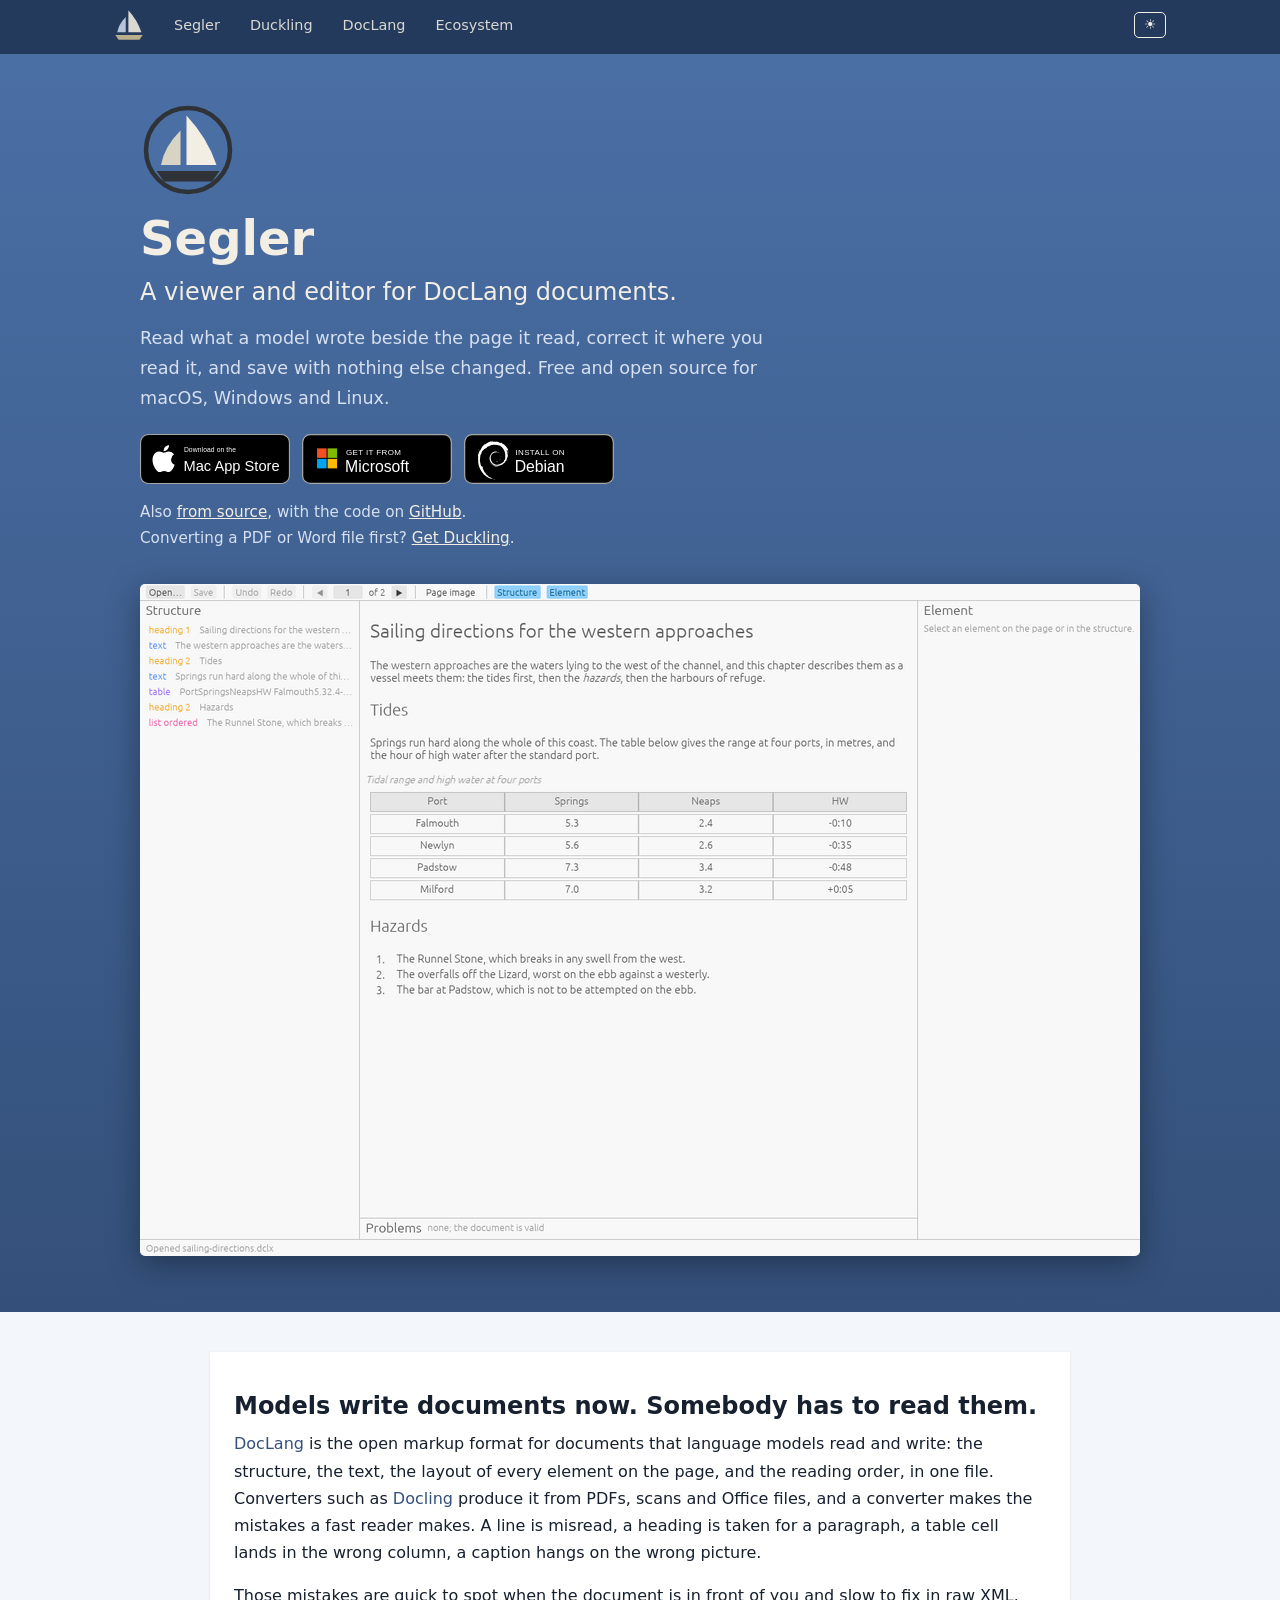
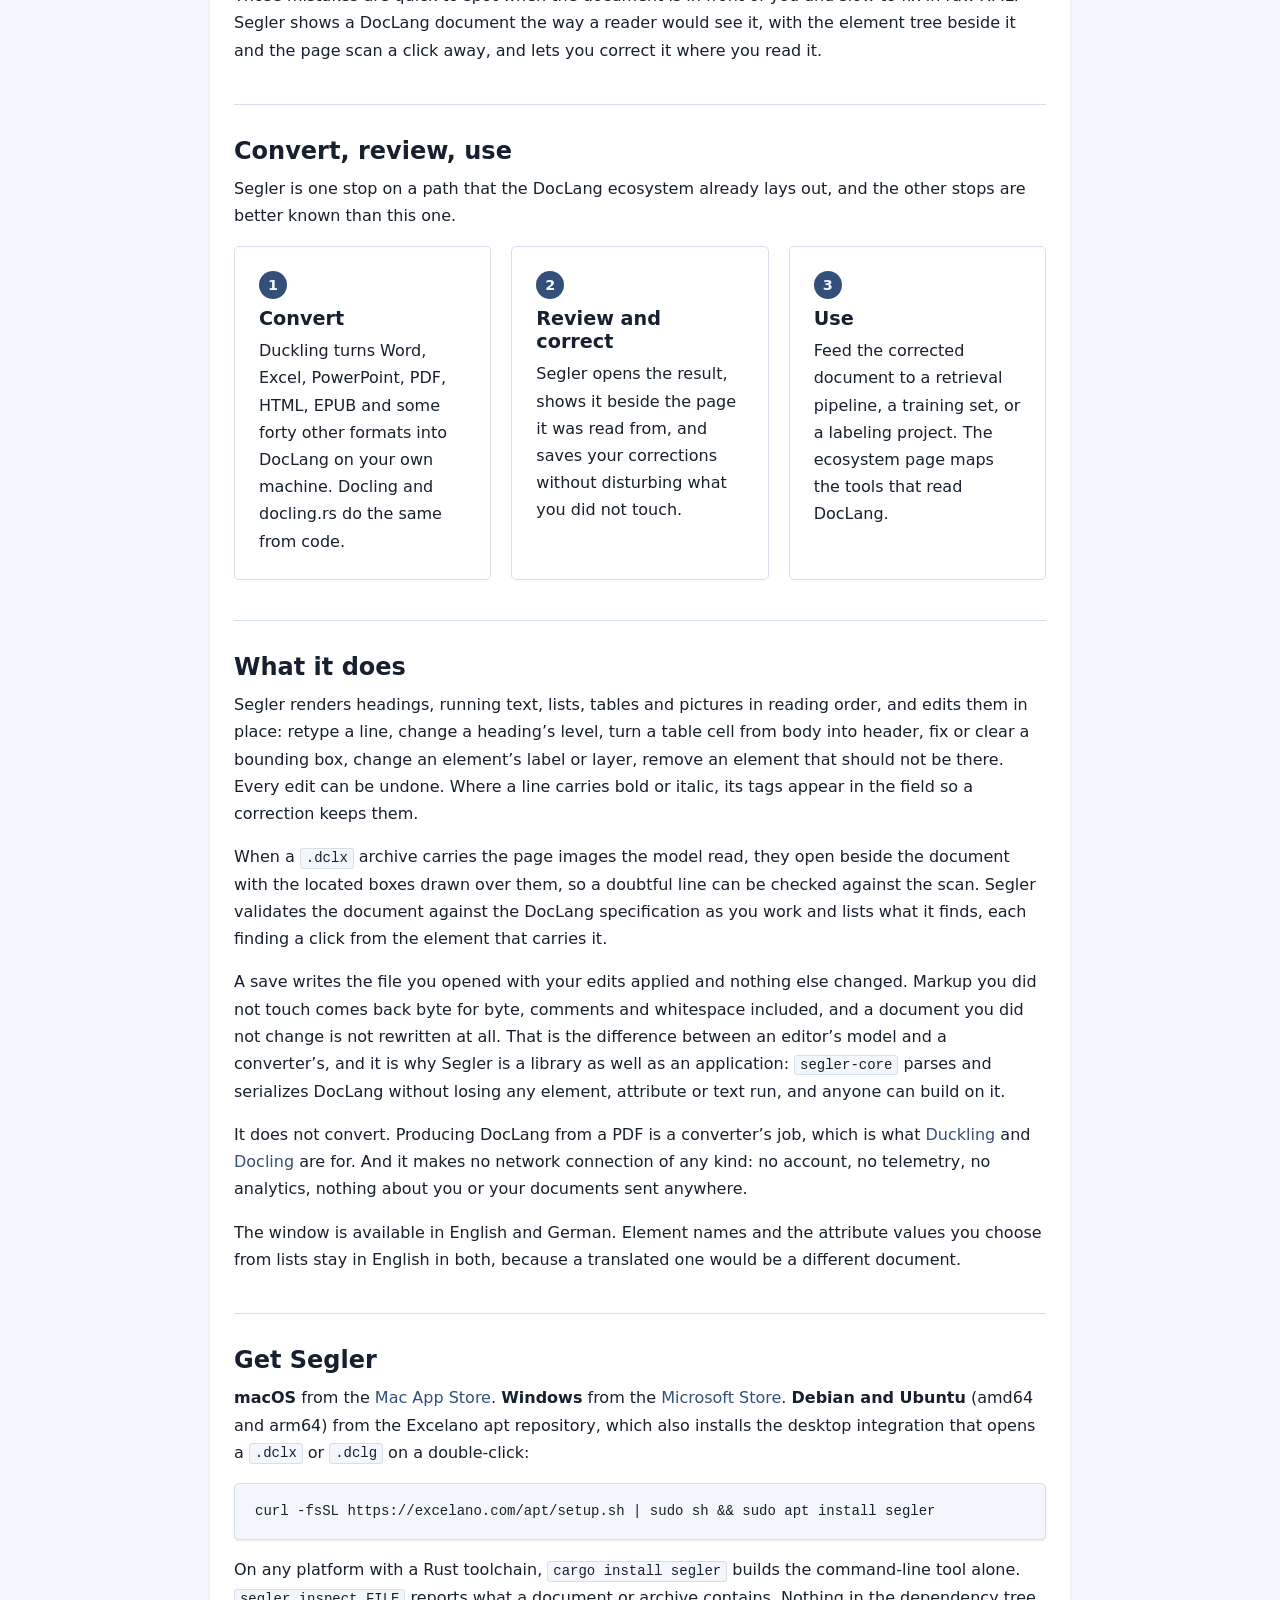
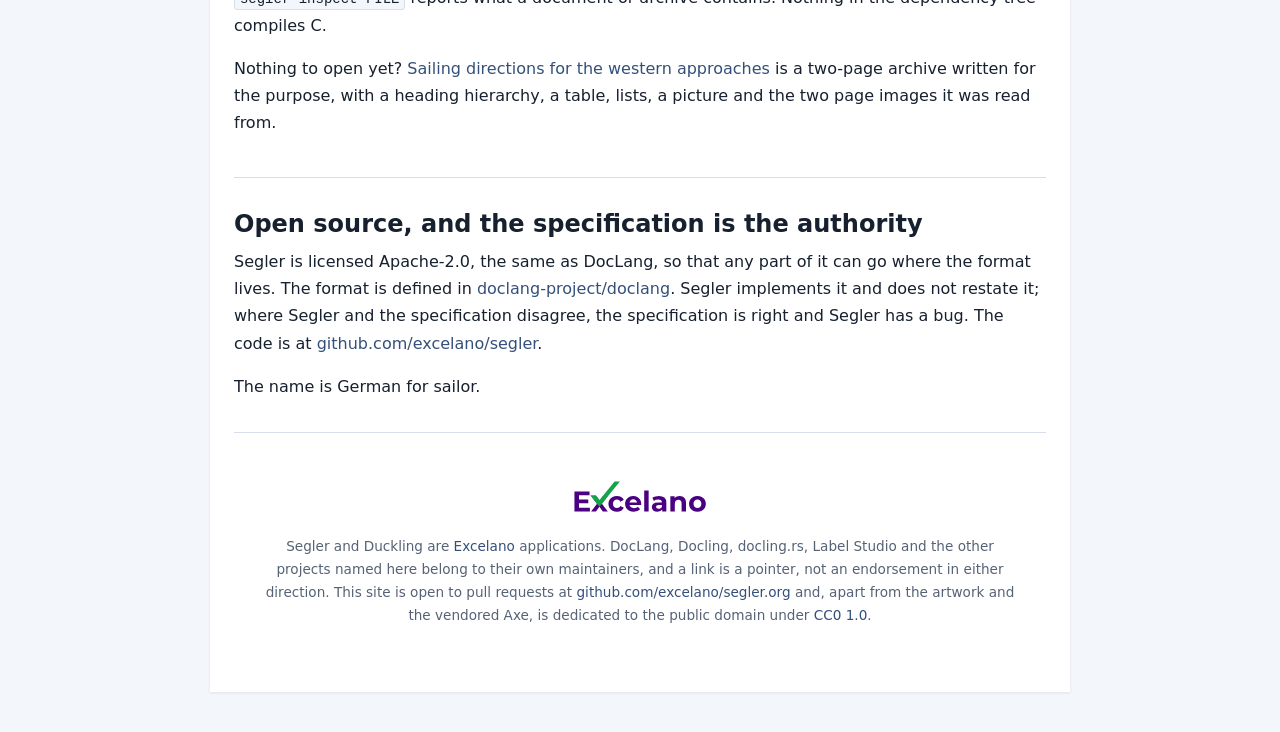
<file: index.html>
<!DOCTYPE html>
<!-- Author: David M. Anderson -->
<!-- Built with AI assistance (Claude, Anthropic) -->
<html lang="en">
<head>
    <meta charset="UTF-8">
    <meta name="viewport" content="width=device-width, initial-scale=1.0">
    <title>Segler — a DocLang viewer and editor</title>
    <meta name="description" content="Segler is a free, open-source desktop viewer and editor for DocLang documents, the markup format models read and write. Open a document, read it as a reader would, correct what the converter misread, and save with nothing else changed. Pairs with Duckling, which converts to DocLang.">
    <link rel="canonical" href="https://segler.org/">
    <link rel="icon" href="/img/segler-icon.svg" type="image/svg+xml">
    <link rel="apple-touch-icon" href="/img/apple-touch-icon.png">
    <meta property="og:type" content="website">
    <meta property="og:site_name" content="Segler">
    <meta property="og:title" content="Segler — a DocLang viewer and editor">
    <meta property="og:description" content="Segler is a free, open-source desktop viewer and editor for DocLang documents, the markup format models read and write. Open a document, read it as a reader would, correct what the converter misread, and save with nothing else changed. Pairs with Duckling, which converts to DocLang.">
    <meta property="og:url" content="https://segler.org/">
    <meta property="og:image" content="https://segler.org/img/segler-light.png">
    <link rel="stylesheet" href="/axe/default.css">
    <link rel="stylesheet" href="/brand.css"><!-- site brand override; cascades over default.css -->
    <link rel="stylesheet" href="/axe/axe.css">
    <link rel="stylesheet" href="/site.css"><!-- the site's own rules; loaded last so they win a tie with axe.css -->
    <script src="/axe/theme.js"></script>
</head>
<body>

<nav>
    <ul>
        <li><a href="/" class="nav-home" aria-label="Segler home"><img src="/img/segler-boat.svg" alt="" width="30" height="31"></a></li>
        <li><a href="/">Segler</a></li>
        <li><a href="/duckling/">Duckling</a></li>
        <li><a href="/doclang/">DocLang</a></li>
        <li><a href="/ecosystem/">Ecosystem</a></li>
        <li class="nav-right"><button class="theme-toggle" aria-label="Toggle theme"></button></li>
    </ul>
</nav>

<section class="hero">
    <div class="hero-inner">
        <div class="hero-text">
            <img class="hero-icon" src="/img/segler-icon.svg" alt="The Segler icon: a sailboat with a cream mainsail and jib on a blue roundel." width="96" height="96">
            <h1>Segler</h1>
            <p class="hero-subtitle">A viewer and editor for DocLang documents.</p>
            <p class="hero-lede">Read what a model wrote beside the page it read, correct it where you read it, and save with nothing else changed. Free and open source for macOS, Windows and Linux.</p>
            <div class="hero-cta">
                <a href="https://apps.apple.com/us/app/id6808761705" rel="noopener" target="_blank"><img src="/img/mac-app-store-badge.svg" alt="Download on the Mac App Store" width="150" height="50"></a>
                <a href="https://apps.microsoft.com/detail/9P2C2QWHSDJL" rel="noopener" target="_blank"><img src="/img/microsoft-store-badge.svg" alt="Get it from Microsoft" width="150" height="50"></a>
                <a href="https://excelano.com/apt/" rel="noopener" aria-label="Install Segler on Debian from the Excelano apt repository" target="_blank"><img src="/img/debian-badge.svg" alt="Install on Debian" width="150" height="50"></a>
            </div>
            <p class="hero-note">Also <a href="#install">from source</a>, with the code on <a href="https://github.com/excelano/segler" rel="noopener" target="_blank">GitHub</a>.<br>Converting a PDF or Word file first? <a href="/duckling/">Get Duckling</a>.</p>
        </div>
        <figure class="hero-shot">
            <img class="on-light" src="/img/segler-light.png" alt="Segler showing a DocLang document as a reader would see it: the element tree on the left, the document in the middle with headings, paragraphs and a table, and the selected element's properties on the right." width="1000" height="672">
            <img class="on-dark" src="/img/segler-dark.png" alt="The same Segler window in the dark theme." width="1000" height="672">
        </figure>
    </div>
</section>

<main>
<article>

    <section id="what">
        <h2>Models write documents now. Somebody has to read them.</h2>

        <p><a href="/doclang/">DocLang</a> is the open markup format for documents that language models read and write: the structure, the text, the layout of every element on the page, and the reading order, in one file. Converters such as <a href="https://docling.ai" rel="noopener" target="_blank">Docling</a> produce it from PDFs, scans and Office files, and a converter makes the mistakes a fast reader makes. A line is misread, a heading is taken for a paragraph, a table cell lands in the wrong column, a caption hangs on the wrong picture.</p>

        <p>Those mistakes are quick to spot when the document is in front of you and slow to fix in raw XML. Segler shows a DocLang document the way a reader would see it, with the element tree beside it and the page scan a click away, and lets you correct it where you read it.</p>

    </section>

    <section id="path">
        <h2>Convert, review, use</h2>

        <p>Segler is one stop on a path that the DocLang ecosystem already lays out, and the other stops are better known than this one.</p>

        <div class="grid pipeline">
            <a href="/duckling/">
                <h3>Convert</h3>
                <p>Duckling turns Word, Excel, PowerPoint, PDF, HTML, EPUB and some forty other formats into DocLang on your own machine. Docling and docling.rs do the same from code.</p>
            </a>
            <a href="#what-you-can-do">
                <h3>Review and correct</h3>
                <p>Segler opens the result, shows it beside the page it was read from, and saves your corrections without disturbing what you did not touch.</p>
            </a>
            <a href="/ecosystem/">
                <h3>Use</h3>
                <p>Feed the corrected document to a retrieval pipeline, a training set, or a labeling project. The ecosystem page maps the tools that read DocLang.</p>
            </a>
        </div>
    </section>

    <section id="what-you-can-do">
        <h2>What it does</h2>

        <p>Segler renders headings, running text, lists, tables and pictures in reading order, and edits them in place: retype a line, change a heading&rsquo;s level, turn a table cell from body into header, fix or clear a bounding box, change an element&rsquo;s label or layer, remove an element that should not be there. Every edit can be undone. Where a line carries bold or italic, its tags appear in the field so a correction keeps them.</p>

        <p>When a <code>.dclx</code> archive carries the page images the model read, they open beside the document with the located boxes drawn over them, so a doubtful line can be checked against the scan. Segler validates the document against the DocLang specification as you work and lists what it finds, each finding a click from the element that carries it.</p>

        <p>A save writes the file you opened with your edits applied and nothing else changed. Markup you did not touch comes back byte for byte, comments and whitespace included, and a document you did not change is not rewritten at all. That is the difference between an editor&rsquo;s model and a converter&rsquo;s, and it is why Segler is a library as well as an application: <code>segler-core</code> parses and serializes DocLang without losing any element, attribute or text run, and anyone can build on it.</p>

        <p>It does not convert. Producing DocLang from a PDF is a converter&rsquo;s job, which is what <a href="/duckling/">Duckling</a> and <a href="/ecosystem/#docling">Docling</a> are for. And it makes no network connection of any kind: no account, no telemetry, no analytics, nothing about you or your documents sent anywhere.</p>

        <p>The window is available in English and German. Element names and the attribute values you choose from lists stay in English in both, because a translated one would be a different document.</p>
    </section>

    <section id="install">
        <h2>Get Segler</h2>

        <p><strong>macOS</strong> from the <a href="https://apps.apple.com/us/app/id6808761705" rel="noopener" target="_blank">Mac App Store</a>. <strong>Windows</strong> from the <a href="https://apps.microsoft.com/detail/9P2C2QWHSDJL" rel="noopener" target="_blank">Microsoft Store</a>. <strong>Debian and Ubuntu</strong> (amd64 and arm64) from the Excelano apt repository, which also installs the desktop integration that opens a <code>.dclx</code> or <code>.dclg</code> on a double-click:</p>

<pre><code>curl -fsSL https://excelano.com/apt/setup.sh | sudo sh &amp;&amp; sudo apt install segler</code></pre>

        <p>On any platform with a Rust toolchain, <code>cargo install segler</code> builds the command-line tool alone. <code>segler inspect FILE</code> reports what a document or archive contains. Nothing in the dependency tree compiles C.</p>

        <p>Nothing to open yet? <a href="https://github.com/excelano/segler/releases/latest/download/sailing-directions.dclx" rel="noopener" target="_blank">Sailing directions for the western approaches</a> is a two-page archive written for the purpose, with a heading hierarchy, a table, lists, a picture and the two page images it was read from.</p>
    </section>

    <section id="open">
        <h2>Open source, and the specification is the authority</h2>

        <p>Segler is licensed Apache-2.0, the same as DocLang, so that any part of it can go where the format lives. The format is defined in <a href="https://github.com/doclang-project/doclang" rel="noopener" target="_blank">doclang-project/doclang</a>. Segler implements it and does not restate it; where Segler and the specification disagree, the specification is right and Segler has a bug. The code is at <a href="https://github.com/excelano/segler" rel="noopener" target="_blank">github.com/excelano/segler</a>.</p>

        <p>The name is German for sailor.</p>
    </section>

    <footer>
        <p class="made-by"><a href="https://excelano.com" rel="noopener" target="_blank"><img class="on-light" src="/img/excelano-logo.svg" alt="Excelano" width="140" height="31"><img class="on-dark" src="/img/excelano-logo-light.svg" alt="Excelano" width="140" height="31"></a></p>
        <p><small>Segler and Duckling are <a href="https://excelano.com" rel="noopener" target="_blank">Excelano</a> applications. DocLang, Docling, docling.rs, Label Studio and the other projects named here belong to their own maintainers, and a link is a pointer, not an endorsement in either direction. This site is open to pull requests at <a href="https://github.com/excelano/segler.org" rel="noopener" target="_blank">github.com/excelano/segler.org</a> and, apart from the artwork and the vendored Axe, is dedicated to the public domain under <a href="https://creativecommons.org/publicdomain/zero/1.0/" rel="noopener" target="_blank">CC0 1.0</a>.</small></p>
    </footer>

</article>
</main>

</body>
</html>
</file>
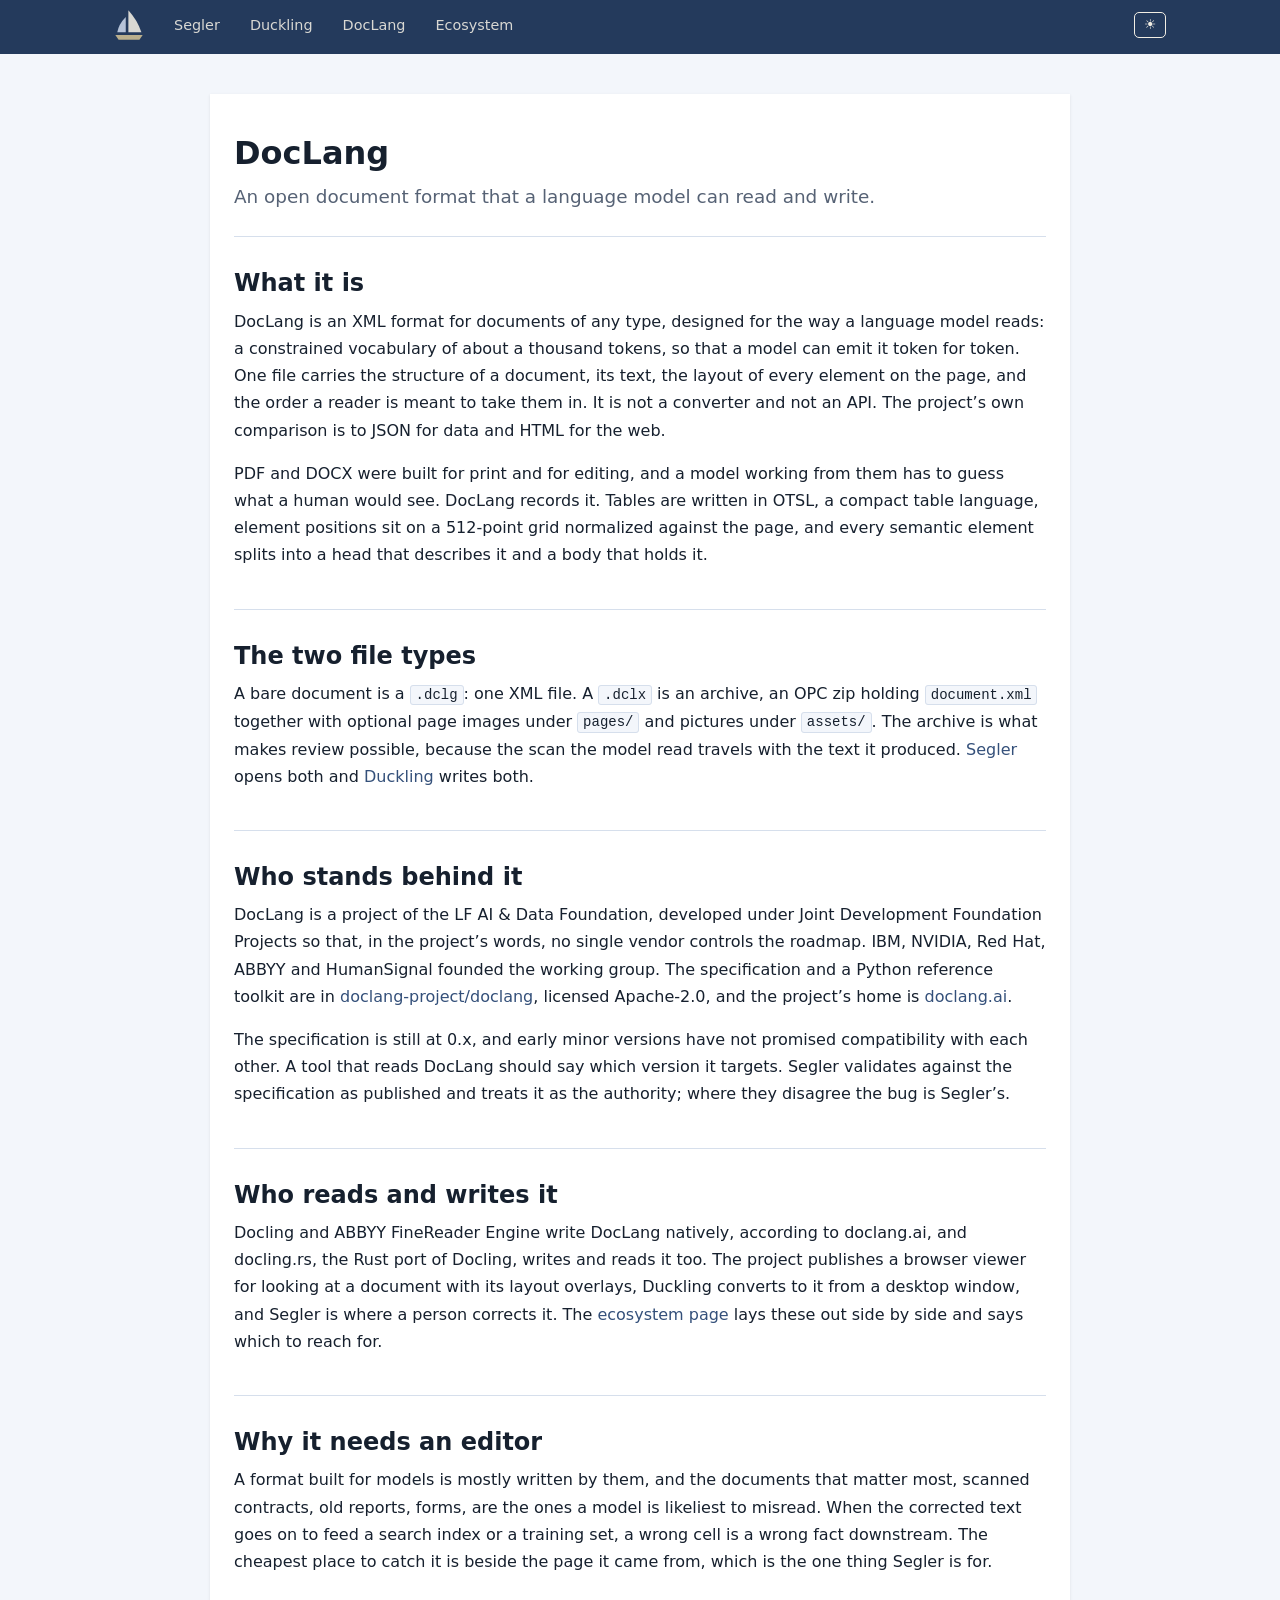
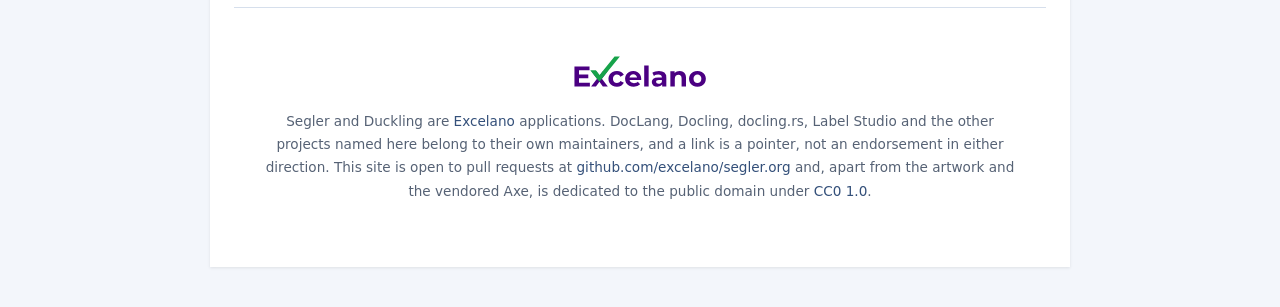
<file: doclang/index.html>
<!DOCTYPE html>
<!-- Author: David M. Anderson -->
<!-- Built with AI assistance (Claude, Anthropic) -->
<html lang="en">
<head>
    <meta charset="UTF-8">
    <meta name="viewport" content="width=device-width, initial-scale=1.0">
    <title>DocLang — the document format for models</title>
    <meta name="description" content="What DocLang is, who governs it, what a .dclg and a .dclx file are, and the tools that read and write it, from Segler to Docling.">
    <link rel="canonical" href="https://segler.org/doclang/">
    <link rel="icon" href="/img/segler-icon.svg" type="image/svg+xml">
    <link rel="apple-touch-icon" href="/img/apple-touch-icon.png">
    <meta property="og:type" content="website">
    <meta property="og:site_name" content="Segler">
    <meta property="og:title" content="DocLang — the document format for models">
    <meta property="og:description" content="What DocLang is, who governs it, what a .dclg and a .dclx file are, and the tools that read and write it, from Segler to Docling.">
    <meta property="og:url" content="https://segler.org/doclang/">
    <meta property="og:image" content="https://segler.org/img/segler-light.png">
    <link rel="stylesheet" href="/axe/default.css">
    <link rel="stylesheet" href="/brand.css"><!-- site brand override; cascades over default.css -->
    <link rel="stylesheet" href="/axe/axe.css">
    <link rel="stylesheet" href="/site.css"><!-- the site's own rules; loaded last so they win a tie with axe.css -->
    <script src="/axe/theme.js"></script>
</head>
<body>

<nav>
    <ul>
        <li><a href="/" class="nav-home" aria-label="Segler home"><img src="/img/segler-boat.svg" alt="" width="30" height="31"></a></li>
        <li><a href="/">Segler</a></li>
        <li><a href="/duckling/">Duckling</a></li>
        <li><a href="/doclang/">DocLang</a></li>
        <li><a href="/ecosystem/">Ecosystem</a></li>
        <li class="nav-right"><button class="theme-toggle" aria-label="Toggle theme"></button></li>
    </ul>
</nav>

<main>
<article>

    <header>
        <h1>DocLang</h1>
        <p class="lede">An open document format that a language model can read and write.</p>
    </header>

    <section id="what">
        <h2>What it is</h2>

        <p>DocLang is an XML format for documents of any type, designed for the way a language model reads: a constrained vocabulary of about a thousand tokens, so that a model can emit it token for token. One file carries the structure of a document, its text, the layout of every element on the page, and the order a reader is meant to take them in. It is not a converter and not an API. The project&rsquo;s own comparison is to JSON for data and HTML for the web.</p>

        <p>PDF and DOCX were built for print and for editing, and a model working from them has to guess what a human would see. DocLang records it. Tables are written in OTSL, a compact table language, element positions sit on a 512-point grid normalized against the page, and every semantic element splits into a head that describes it and a body that holds it.</p>
    </section>

    <section id="files">
        <h2>The two file types</h2>

        <p>A bare document is a <code>.dclg</code>: one XML file. A <code>.dclx</code> is an archive, an OPC zip holding <code>document.xml</code> together with optional page images under <code>pages/</code> and pictures under <code>assets/</code>. The archive is what makes review possible, because the scan the model read travels with the text it produced. <a href="/">Segler</a> opens both and <a href="/duckling/">Duckling</a> writes both.</p>
    </section>

    <section id="governance">
        <h2>Who stands behind it</h2>

        <p>DocLang is a project of the LF AI &amp; Data Foundation, developed under Joint Development Foundation Projects so that, in the project&rsquo;s words, no single vendor controls the roadmap. IBM, NVIDIA, Red Hat, ABBYY and HumanSignal founded the working group. The specification and a Python reference toolkit are in <a href="https://github.com/doclang-project/doclang" rel="noopener" target="_blank">doclang-project/doclang</a>, licensed Apache-2.0, and the project&rsquo;s home is <a href="https://doclang.ai" rel="noopener" target="_blank">doclang.ai</a>.</p>

        <p>The specification is still at 0.x, and early minor versions have not promised compatibility with each other. A tool that reads DocLang should say which version it targets. Segler validates against the specification as published and treats it as the authority; where they disagree the bug is Segler&rsquo;s.</p>
    </section>

    <section id="tools">
        <h2>Who reads and writes it</h2>

        <p>Docling and ABBYY FineReader Engine write DocLang natively, according to doclang.ai, and docling.rs, the Rust port of Docling, writes and reads it too. The project publishes a browser viewer for looking at a document with its layout overlays, Duckling converts to it from a desktop window, and Segler is where a person corrects it. The <a href="/ecosystem/">ecosystem page</a> lays these out side by side and says which to reach for.</p>
    </section>

    <section id="why-edit">
        <h2>Why it needs an editor</h2>

        <p>A format built for models is mostly written by them, and the documents that matter most, scanned contracts, old reports, forms, are the ones a model is likeliest to misread. When the corrected text goes on to feed a search index or a training set, a wrong cell is a wrong fact downstream. The cheapest place to catch it is beside the page it came from, which is the one thing Segler is for.</p>
    </section>

    <footer>
        <p class="made-by"><a href="https://excelano.com" rel="noopener" target="_blank"><img class="on-light" src="/img/excelano-logo.svg" alt="Excelano" width="140" height="31"><img class="on-dark" src="/img/excelano-logo-light.svg" alt="Excelano" width="140" height="31"></a></p>
        <p><small>Segler and Duckling are <a href="https://excelano.com" rel="noopener" target="_blank">Excelano</a> applications. DocLang, Docling, docling.rs, Label Studio and the other projects named here belong to their own maintainers, and a link is a pointer, not an endorsement in either direction. This site is open to pull requests at <a href="https://github.com/excelano/segler.org" rel="noopener" target="_blank">github.com/excelano/segler.org</a> and, apart from the artwork and the vendored Axe, is dedicated to the public domain under <a href="https://creativecommons.org/publicdomain/zero/1.0/" rel="noopener" target="_blank">CC0 1.0</a>.</small></p>
    </footer>

</article>
</main>

</body>
</html>
</file>
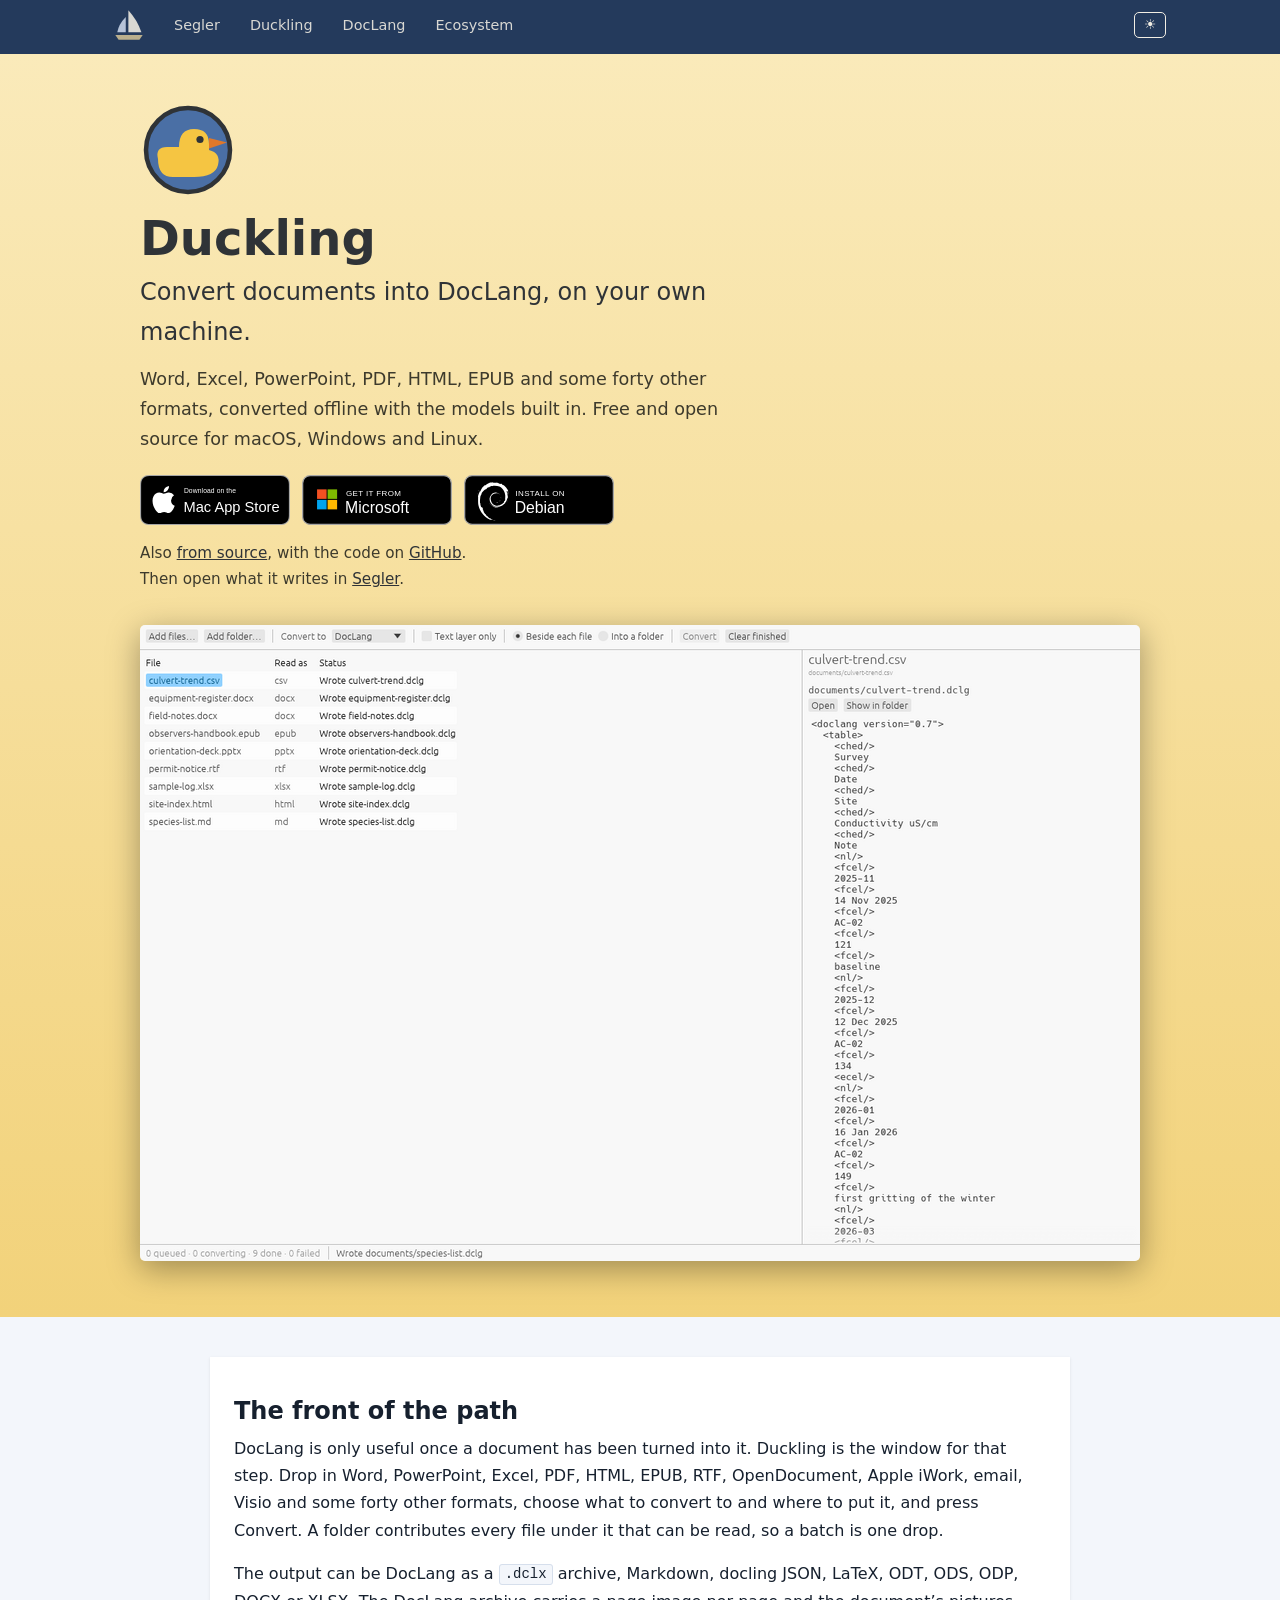
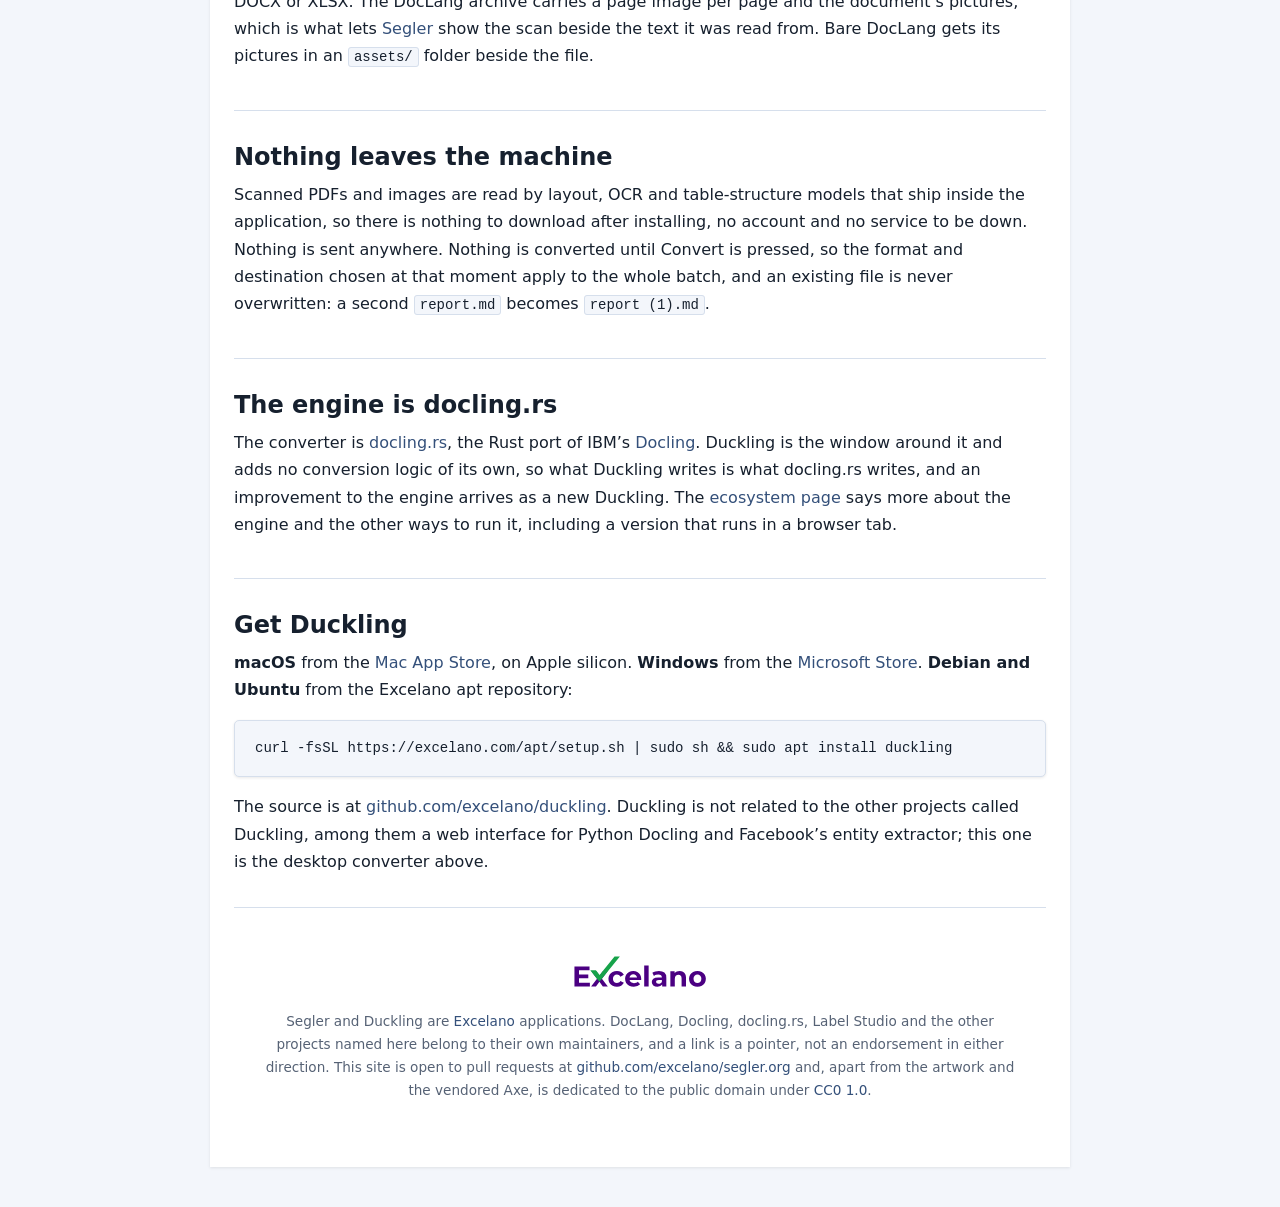
<file: duckling/index.html>
<!DOCTYPE html>
<!-- Author: David M. Anderson -->
<!-- Built with AI assistance (Claude, Anthropic) -->
<html lang="en">
<head>
    <meta charset="UTF-8">
    <meta name="viewport" content="width=device-width, initial-scale=1.0">
    <title>Duckling — convert documents to DocLang</title>
    <meta name="description" content="Duckling is a free desktop application that converts Word, Excel, PowerPoint, PDF, HTML, EPUB and some forty other formats into DocLang, Markdown, JSON, LaTeX, ODT, ODS, ODP, DOCX or XLSX on your own machine, built on docling.rs.">
    <link rel="canonical" href="https://segler.org/duckling/">
    <link rel="icon" href="/img/segler-icon.svg" type="image/svg+xml">
    <link rel="apple-touch-icon" href="/img/apple-touch-icon.png">
    <meta property="og:type" content="website">
    <meta property="og:site_name" content="Segler">
    <meta property="og:title" content="Duckling — convert documents to DocLang">
    <meta property="og:description" content="Duckling is a free desktop application that converts Word, Excel, PowerPoint, PDF, HTML, EPUB and some forty other formats into DocLang, Markdown, JSON, LaTeX, ODT, ODS, ODP, DOCX or XLSX on your own machine, built on docling.rs.">
    <meta property="og:url" content="https://segler.org/duckling/">
    <meta property="og:image" content="https://segler.org/img/duckling-light.png">
    <link rel="stylesheet" href="/axe/default.css">
    <link rel="stylesheet" href="/brand.css"><!-- site brand override; cascades over default.css -->
    <link rel="stylesheet" href="/axe/axe.css">
    <link rel="stylesheet" href="/site.css"><!-- the site's own rules; loaded last so they win a tie with axe.css -->
    <script src="/axe/theme.js"></script>
</head>
<body>

<nav>
    <ul>
        <li><a href="/" class="nav-home" aria-label="Segler home"><img src="/img/segler-boat.svg" alt="" width="30" height="31"></a></li>
        <li><a href="/">Segler</a></li>
        <li><a href="/duckling/">Duckling</a></li>
        <li><a href="/doclang/">DocLang</a></li>
        <li><a href="/ecosystem/">Ecosystem</a></li>
        <li class="nav-right"><button class="theme-toggle" aria-label="Toggle theme"></button></li>
    </ul>
</nav>

<section class="hero hero-duckling">
    <div class="hero-inner">
        <div class="hero-text">
            <img class="hero-icon" src="/img/duckling-icon.svg" alt="The Duckling icon: a yellow duck on a blue roundel." width="96" height="96">
            <h1>Duckling</h1>
            <p class="hero-subtitle">Convert documents into DocLang, on your own machine.</p>
            <p class="hero-lede">Word, Excel, PowerPoint, PDF, HTML, EPUB and some forty other formats, converted offline with the models built in. Free and open source for macOS, Windows and Linux.</p>
            <div class="hero-cta">
                <a href="https://apps.apple.com/us/app/id6809102434" rel="noopener" target="_blank"><img src="/img/mac-app-store-badge.svg" alt="Download on the Mac App Store" width="150" height="50"></a>
                <a href="https://apps.microsoft.com/detail/9P4V2XZ0J2Z2" rel="noopener" target="_blank"><img src="/img/microsoft-store-badge.svg" alt="Get it from Microsoft" width="150" height="50"></a>
                <a href="https://excelano.com/apt/" rel="noopener" aria-label="Install Duckling on Debian from the Excelano apt repository" target="_blank"><img src="/img/debian-badge.svg" alt="Install on Debian" width="150" height="50"></a>
            </div>
            <p class="hero-note">Also <a href="#install">from source</a>, with the code on <a href="https://github.com/excelano/duckling" rel="noopener" target="_blank">GitHub</a>.<br>Then open what it writes in <a href="/">Segler</a>.</p>
        </div>
        <figure class="hero-shot">
            <img class="on-light" src="/img/duckling-light.png" alt="The Duckling window after a batch: nine documents of different kinds, each written as DocLang beside its source, with the DocLang of the selected one previewed on the right." width="1000" height="636">
            <img class="on-dark" src="/img/duckling-dark.png" alt="The same Duckling window in the dark theme." width="1000" height="636">
        </figure>
    </div>
</section>

<main>
<article>

    <section id="what">
        <h2>The front of the path</h2>

        <p>DocLang is only useful once a document has been turned into it. Duckling is the window for that step. Drop in Word, PowerPoint, Excel, PDF, HTML, EPUB, RTF, OpenDocument, Apple iWork, email, Visio and some forty other formats, choose what to convert to and where to put it, and press Convert. A folder contributes every file under it that can be read, so a batch is one drop.</p>

        <p>The output can be DocLang as a <code>.dclx</code> archive, Markdown, docling JSON, LaTeX, ODT, ODS, ODP, DOCX or XLSX. The DocLang archive carries a page image per page and the document&rsquo;s pictures, which is what lets <a href="/">Segler</a> show the scan beside the text it was read from. Bare DocLang gets its pictures in an <code>assets/</code> folder beside the file.</p>

    </section>

    <section id="local">
        <h2>Nothing leaves the machine</h2>

        <p>Scanned PDFs and images are read by layout, OCR and table-structure models that ship inside the application, so there is nothing to download after installing, no account and no service to be down. Nothing is sent anywhere. Nothing is converted until Convert is pressed, so the format and destination chosen at that moment apply to the whole batch, and an existing file is never overwritten: a second <code>report.md</code> becomes <code>report (1).md</code>.</p>
    </section>

    <section id="engine">
        <h2>The engine is docling.rs</h2>

        <p>The converter is <a href="https://github.com/docling-project/docling.rs" rel="noopener" target="_blank">docling.rs</a>, the Rust port of IBM&rsquo;s <a href="https://docling.ai" rel="noopener" target="_blank">Docling</a>. Duckling is the window around it and adds no conversion logic of its own, so what Duckling writes is what docling.rs writes, and an improvement to the engine arrives as a new Duckling. The <a href="/ecosystem/#docling-rs">ecosystem page</a> says more about the engine and the other ways to run it, including a version that runs in a browser tab.</p>
    </section>

    <section id="install">
        <h2>Get Duckling</h2>

        <p><strong>macOS</strong> from the <a href="https://apps.apple.com/us/app/id6809102434" rel="noopener" target="_blank">Mac App Store</a>, on Apple silicon. <strong>Windows</strong> from the <a href="https://apps.microsoft.com/detail/9P4V2XZ0J2Z2" rel="noopener" target="_blank">Microsoft Store</a>. <strong>Debian and Ubuntu</strong> from the Excelano apt repository:</p>

<pre><code>curl -fsSL https://excelano.com/apt/setup.sh | sudo sh &amp;&amp; sudo apt install duckling</code></pre>

        <p>The source is at <a href="https://github.com/excelano/duckling" rel="noopener" target="_blank">github.com/excelano/duckling</a>. Duckling is not related to the other projects called Duckling, among them a web interface for Python Docling and Facebook&rsquo;s entity extractor; this one is the desktop converter above.</p>
    </section>

    <footer>
        <p class="made-by"><a href="https://excelano.com" rel="noopener" target="_blank"><img class="on-light" src="/img/excelano-logo.svg" alt="Excelano" width="140" height="31"><img class="on-dark" src="/img/excelano-logo-light.svg" alt="Excelano" width="140" height="31"></a></p>
        <p><small>Segler and Duckling are <a href="https://excelano.com" rel="noopener" target="_blank">Excelano</a> applications. DocLang, Docling, docling.rs, Label Studio and the other projects named here belong to their own maintainers, and a link is a pointer, not an endorsement in either direction. This site is open to pull requests at <a href="https://github.com/excelano/segler.org" rel="noopener" target="_blank">github.com/excelano/segler.org</a> and, apart from the artwork and the vendored Axe, is dedicated to the public domain under <a href="https://creativecommons.org/publicdomain/zero/1.0/" rel="noopener" target="_blank">CC0 1.0</a>.</small></p>
    </footer>

</article>
</main>

</body>
</html>
</file>
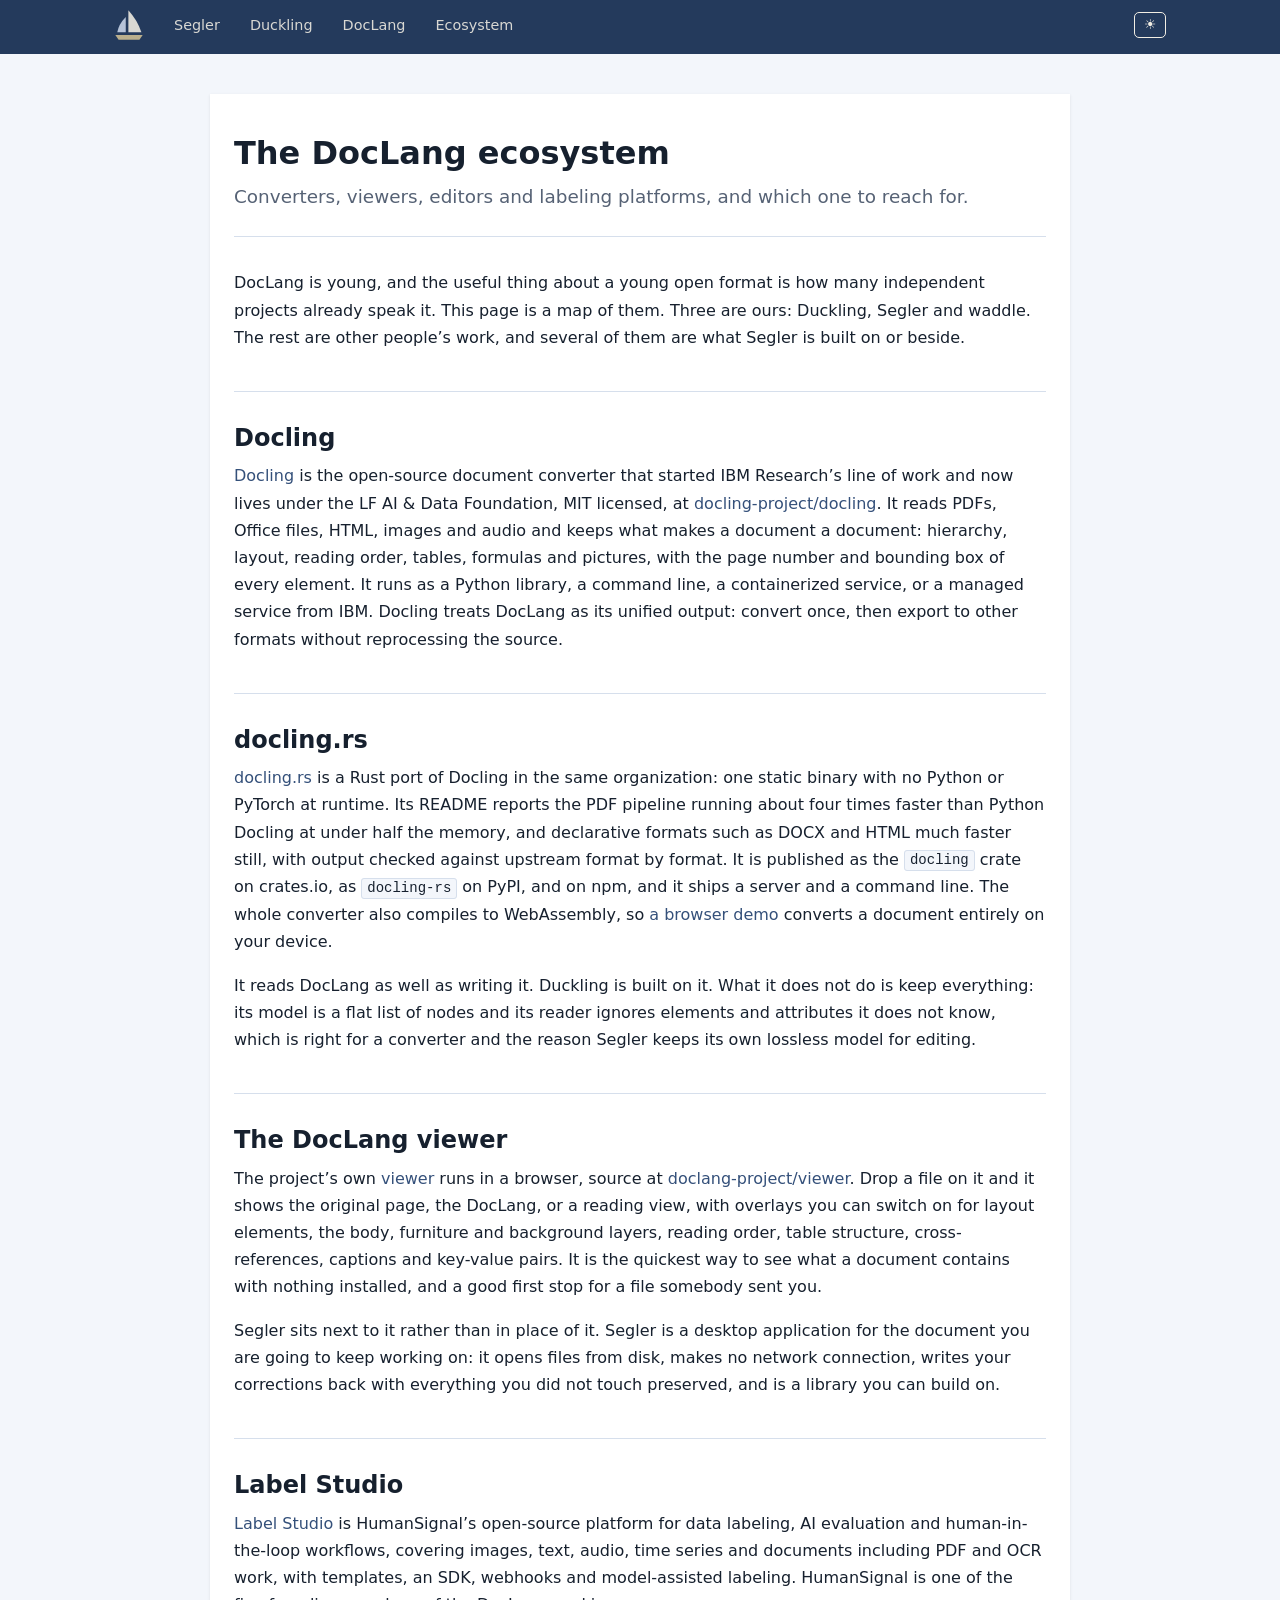
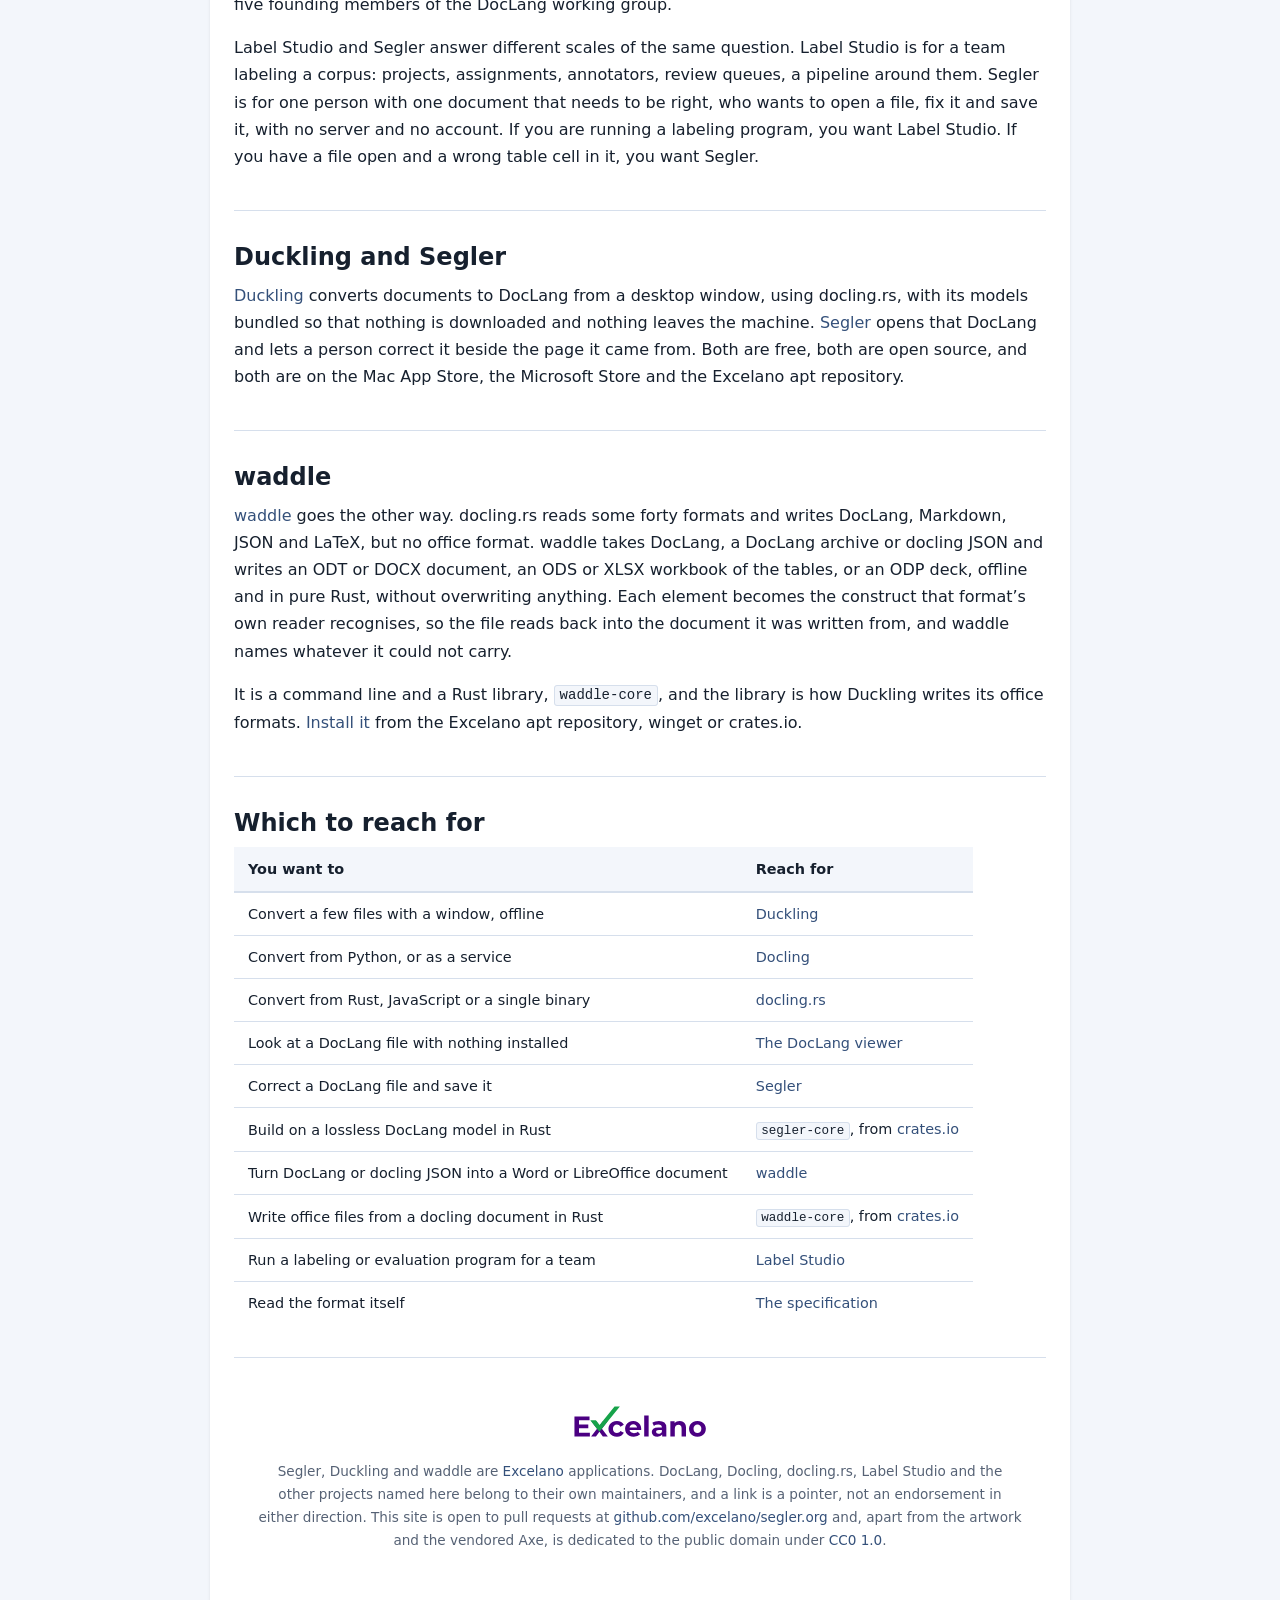
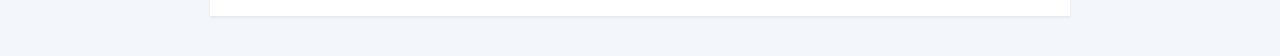
<file: ecosystem/index.html>
<!DOCTYPE html>
<!-- Author: David M. Anderson -->
<!-- Built with AI assistance (Claude, Anthropic) -->
<html lang="en">
<head>
    <meta charset="UTF-8">
    <meta name="viewport" content="width=device-width, initial-scale=1.0">
    <title>The DocLang ecosystem — Docling, docling.rs, viewers, Label Studio</title>
    <meta name="description" content="A map of the tools around DocLang: Docling and docling.rs for conversion, the DocLang viewer, Label Studio for labeling at scale, Duckling and Segler on the desktop, and waddle for office documents. Which to reach for, and when.">
    <link rel="canonical" href="https://segler.org/ecosystem/">
    <link rel="icon" href="/img/segler-icon.svg" type="image/svg+xml">
    <link rel="apple-touch-icon" href="/img/apple-touch-icon.png">
    <meta property="og:type" content="website">
    <meta property="og:site_name" content="Segler">
    <meta property="og:title" content="The DocLang ecosystem — Docling, docling.rs, viewers, Label Studio">
    <meta property="og:description" content="A map of the tools around DocLang: Docling and docling.rs for conversion, the DocLang viewer, Label Studio for labeling at scale, Duckling and Segler on the desktop, and waddle for office documents. Which to reach for, and when.">
    <meta property="og:url" content="https://segler.org/ecosystem/">
    <meta property="og:image" content="https://segler.org/img/segler-light.png">
    <link rel="stylesheet" href="/axe/default.css">
    <link rel="stylesheet" href="/brand.css"><!-- site brand override; cascades over default.css -->
    <link rel="stylesheet" href="/axe/axe.css">
    <link rel="stylesheet" href="/site.css"><!-- the site's own rules; loaded last so they win a tie with axe.css -->
    <script src="/axe/theme.js"></script>
</head>
<body>

<nav>
    <ul>
        <li><a href="/" class="nav-home" aria-label="Segler home"><img src="/img/segler-boat.svg" alt="" width="30" height="31"></a></li>
        <li><a href="/">Segler</a></li>
        <li><a href="/duckling/">Duckling</a></li>
        <li><a href="/doclang/">DocLang</a></li>
        <li><a href="/ecosystem/">Ecosystem</a></li>
        <li class="nav-right"><button class="theme-toggle" aria-label="Toggle theme"></button></li>
    </ul>
</nav>

<main>
<article>

    <header>
        <h1>The DocLang ecosystem</h1>
        <p class="lede">Converters, viewers, editors and labeling platforms, and which one to reach for.</p>
    </header>

    <section id="intro">
        <p>DocLang is young, and the useful thing about a young open format is how many independent projects already speak it. This page is a map of them. Three are ours: Duckling, Segler and waddle. The rest are other people&rsquo;s work, and several of them are what Segler is built on or beside.</p>
    </section>

    <section id="docling">
        <h2>Docling</h2>

        <p><a href="https://docling.ai" rel="noopener" target="_blank">Docling</a> is the open-source document converter that started IBM Research&rsquo;s line of work and now lives under the LF AI &amp; Data Foundation, MIT licensed, at <a href="https://github.com/docling-project/docling" rel="noopener" target="_blank">docling-project/docling</a>. It reads PDFs, Office files, HTML, images and audio and keeps what makes a document a document: hierarchy, layout, reading order, tables, formulas and pictures, with the page number and bounding box of every element. It runs as a Python library, a command line, a containerized service, or a managed service from IBM. Docling treats DocLang as its unified output: convert once, then export to other formats without reprocessing the source.</p>
    </section>

    <section id="docling-rs">
        <h2>docling.rs</h2>

        <p><a href="https://github.com/docling-project/docling.rs" rel="noopener" target="_blank">docling.rs</a> is a Rust port of Docling in the same organization: one static binary with no Python or PyTorch at runtime. Its README reports the PDF pipeline running about four times faster than Python Docling at under half the memory, and declarative formats such as DOCX and HTML much faster still, with output checked against upstream format by format. It is published as the <code>docling</code> crate on crates.io, as <code>docling-rs</code> on PyPI, and on npm, and it ships a server and a command line. The whole converter also compiles to WebAssembly, so <a href="https://docling-project.github.io/docling.rs/" rel="noopener" target="_blank">a browser demo</a> converts a document entirely on your device.</p>

        <p>It reads DocLang as well as writing it. Duckling is built on it. What it does not do is keep everything: its model is a flat list of nodes and its reader ignores elements and attributes it does not know, which is right for a converter and the reason Segler keeps its own lossless model for editing.</p>
    </section>

    <section id="viewer">
        <h2>The DocLang viewer</h2>

        <p>The project&rsquo;s own <a href="https://doclang.ai/viewer/" rel="noopener" target="_blank">viewer</a> runs in a browser, source at <a href="https://github.com/doclang-project/viewer" rel="noopener" target="_blank">doclang-project/viewer</a>. Drop a file on it and it shows the original page, the DocLang, or a reading view, with overlays you can switch on for layout elements, the body, furniture and background layers, reading order, table structure, cross-references, captions and key-value pairs. It is the quickest way to see what a document contains with nothing installed, and a good first stop for a file somebody sent you.</p>

        <p>Segler sits next to it rather than in place of it. Segler is a desktop application for the document you are going to keep working on: it opens files from disk, makes no network connection, writes your corrections back with everything you did not touch preserved, and is a library you can build on.</p>
    </section>

    <section id="label-studio">
        <h2>Label Studio</h2>

        <p><a href="https://labelstud.io" rel="noopener" target="_blank">Label Studio</a> is HumanSignal&rsquo;s open-source platform for data labeling, AI evaluation and human-in-the-loop workflows, covering images, text, audio, time series and documents including PDF and OCR work, with templates, an SDK, webhooks and model-assisted labeling. HumanSignal is one of the five founding members of the DocLang working group.</p>

        <p>Label Studio and Segler answer different scales of the same question. Label Studio is for a team labeling a corpus: projects, assignments, annotators, review queues, a pipeline around them. Segler is for one person with one document that needs to be right, who wants to open a file, fix it and save it, with no server and no account. If you are running a labeling program, you want Label Studio. If you have a file open and a wrong table cell in it, you want Segler.</p>
    </section>

    <section id="duckling-segler">
        <h2>Duckling and Segler</h2>

        <p><a href="/duckling/">Duckling</a> converts documents to DocLang from a desktop window, using docling.rs, with its models bundled so that nothing is downloaded and nothing leaves the machine. <a href="/">Segler</a> opens that DocLang and lets a person correct it beside the page it came from. Both are free, both are open source, and both are on the Mac App Store, the Microsoft Store and the Excelano apt repository.</p>
    </section>

    <section id="waddle">
        <h2>waddle</h2>

        <p><a href="https://excelano.com/waddle/" rel="noopener" target="_blank">waddle</a> goes the other way. docling.rs reads some forty formats and writes DocLang, Markdown, JSON and LaTeX, but no office format. waddle takes DocLang, a DocLang archive or docling JSON and writes an ODT or DOCX document, an ODS or XLSX workbook of the tables, or an ODP deck, offline and in pure Rust, without overwriting anything. Each element becomes the construct that format&rsquo;s own reader recognises, so the file reads back into the document it was written from, and waddle names whatever it could not carry.</p>

        <p>It is a command line and a Rust library, <code>waddle-core</code>, and the library is how Duckling writes its office formats. <a href="https://excelano.com/waddle/#install" rel="noopener" target="_blank">Install it</a> from the Excelano apt repository, winget or crates.io.</p>
    </section>

    <section id="which">
        <h2>Which to reach for</h2>

        <table>
            <thead>
                <tr><th>You want to</th><th>Reach for</th></tr>
            </thead>
            <tbody>
                <tr><td>Convert a few files with a window, offline</td><td><a href="/duckling/">Duckling</a></td></tr>
                <tr><td>Convert from Python, or as a service</td><td><a href="https://docling.ai" rel="noopener" target="_blank">Docling</a></td></tr>
                <tr><td>Convert from Rust, JavaScript or a single binary</td><td><a href="https://github.com/docling-project/docling.rs" rel="noopener" target="_blank">docling.rs</a></td></tr>
                <tr><td>Look at a DocLang file with nothing installed</td><td><a href="https://doclang.ai/viewer/" rel="noopener" target="_blank">The DocLang viewer</a></td></tr>
                <tr><td>Correct a DocLang file and save it</td><td><a href="/">Segler</a></td></tr>
                <tr><td>Build on a lossless DocLang model in Rust</td><td><code>segler-core</code>, from <a href="https://crates.io/crates/segler-core" rel="noopener" target="_blank">crates.io</a></td></tr>
                <tr><td>Turn DocLang or docling JSON into a Word or LibreOffice document</td><td><a href="https://github.com/excelano/waddle" rel="noopener" target="_blank">waddle</a></td></tr>
                <tr><td>Write office files from a docling document in Rust</td><td><code>waddle-core</code>, from <a href="https://crates.io/crates/waddle-core" rel="noopener" target="_blank">crates.io</a></td></tr>
                <tr><td>Run a labeling or evaluation program for a team</td><td><a href="https://labelstud.io" rel="noopener" target="_blank">Label Studio</a></td></tr>
                <tr><td>Read the format itself</td><td><a href="https://github.com/doclang-project/doclang" rel="noopener" target="_blank">The specification</a></td></tr>
            </tbody>
        </table>
    </section>

    <footer>
        <p class="made-by"><a href="https://excelano.com" rel="noopener" target="_blank"><img class="on-light" src="/img/excelano-logo.svg" alt="Excelano" width="140" height="31"><img class="on-dark" src="/img/excelano-logo-light.svg" alt="Excelano" width="140" height="31"></a></p>
        <p><small>Segler, Duckling and waddle are <a href="https://excelano.com" rel="noopener" target="_blank">Excelano</a> applications. DocLang, Docling, docling.rs, Label Studio and the other projects named here belong to their own maintainers, and a link is a pointer, not an endorsement in either direction. This site is open to pull requests at <a href="https://github.com/excelano/segler.org" rel="noopener" target="_blank">github.com/excelano/segler.org</a> and, apart from the artwork and the vendored Axe, is dedicated to the public domain under <a href="https://creativecommons.org/publicdomain/zero/1.0/" rel="noopener" target="_blank">CC0 1.0</a>.</small></p>
    </footer>

</article>
</main>

</body>
</html>
</file>
<file: axe/default.css>
/*
 * Axe Default Brand — the baseline every site falls back to.
 * Don't edit this per-site; a site overrides it with its own sibling
 * brand.css, layered after this file (later cascade wins).
 * Primary: #1a6b7c  Secondary: #1e2a35
 *
 * Author: David M. Anderson
 * Built with AI assistance (Claude, Anthropic)
 */

:root {
    /* Colors — Light */
    --color-bg:           #f2f5f6;
    --color-surface:      #ffffff;
    --color-text:         #111820;
    --color-text-muted:   #566470;
    --color-border:       #d8dfe3;
    --color-accent:       #1a6b7c;
    --color-accent-hover: #135768;
    --color-highlight:       #d98c1f;
    --color-highlight-hover: #b8751a;
    --color-nav-bg:       #1e2a35;
    --color-nav-text:     #edf0f2;

    /* State — semantic status colors */
    --color-danger:       #d23b3b;
    --color-success:      #2f9e5e;
    --color-warning:      #c8841c;

    /* Typography */
    --font-body:    system-ui, Arial, Helvetica, sans-serif;
    --font-heading: var(--font-body);
    --font-mono:    'Courier New', Courier, monospace;
    --line-height:  1.7;

    /* Shape */
    --radius: 5px;

    /* Shadow */
    --shadow:    0 1px 3px rgba(0, 0, 0, 0.09);
    --shadow-md: 0 4px 12px rgba(0, 0, 0, 0.11);

    /* Calendar — categorical event colors (chips & bars). The hue is set
       per event in JS; these tune the shared saturation and lightness and
       the fallback hue for uncategorized events. Theme-independent by
       default; a brand may override them, including per theme. */
    --cal-cat-hue:        210;
    --cal-cat-saturation: 55%;
    --cal-cat-lightness:  50%;
}

/* Dark mode — system preference */
@media (prefers-color-scheme: dark) {
    :root:not([data-theme="light"]) {
        --color-bg:           #0b1017;
        --color-surface:      #111820;
        --color-text:         #e4e9ed;
        --color-text-muted:   #8494a0;
        --color-border:       #1e2a35;
        --color-accent:       #38b8cc;
        --color-accent-hover: #4cc8dc;
        --color-highlight:       #f0a030;
        --color-highlight-hover: #ffb44a;
        --color-nav-bg:       #080d12;
        --color-nav-text:     #dce3e8;
        --color-danger:       #f0635f;
        --color-success:      #46c07e;
        --color-warning:      #e3a53f;
        --shadow:             0 1px 3px rgba(0, 0, 0, 0.4);
        --shadow-md:          0 4px 12px rgba(0, 0, 0, 0.5);
        /* Lighten categorical chips/bars so they pop on dark surfaces. */
        --cal-cat-lightness:  62%;
    }
}

/* Dark mode — manual override */
[data-theme="dark"] {
    --color-bg:           #0b1017;
    --color-surface:      #111820;
    --color-text:         #e4e9ed;
    --color-text-muted:   #8494a0;
    --color-border:       #1e2a35;
    --color-accent:       #38b8cc;
    --color-accent-hover: #4cc8dc;
    --color-highlight:       #f0a030;
    --color-highlight-hover: #ffb44a;
    --color-nav-bg:       #080d12;
    --color-nav-text:     #dce3e8;
    --color-danger:       #f0635f;
    --color-success:      #46c07e;
    --color-warning:      #e3a53f;
    --shadow:             0 1px 3px rgba(0, 0, 0, 0.4);
    --shadow-md:          0 4px 12px rgba(0, 0, 0, 0.5);
    /* Lighten categorical chips/bars so they pop on dark surfaces. */
    --cal-cat-lightness:  62%;
}

/* Light mode — explicit override */
[data-theme="light"] {
    --color-bg:           #f2f5f6;
    --color-surface:      #ffffff;
    --color-text:         #111820;
    --color-text-muted:   #566470;
    --color-border:       #d8dfe3;
    --color-accent:       #1a6b7c;
    --color-accent-hover: #135768;
    --color-highlight:       #d98c1f;
    --color-highlight-hover: #b8751a;
    --color-nav-bg:       #1e2a35;
    --color-nav-text:     #edf0f2;
    --color-danger:       #d23b3b;
    --color-success:      #2f9e5e;
    --color-warning:      #c8841c;
    --shadow:             0 1px 3px rgba(0, 0, 0, 0.09);
    --shadow-md:          0 4px 12px rgba(0, 0, 0, 0.11);
}
</file>
<file: brand.css>
/*
 * segler.org brand for Axe: the roundel and the sail.
 *
 * The palette is the Segler application icon's, as excelano.com/segler already
 * carries it: roundel blue, sail cream, hull near-black. Blue carries links and
 * the nav; the sand of the mainsail is the highlight role, a mark on a surface
 * and never body text.
 *
 * Variables only. The site's own rules are in site.css, loaded after axe.css.
 *
 * This file layers after axe/default.css and mirrors all four theme contexts,
 * because theme.js writes data-theme onto the root and a bare :root override
 * would lose to default.css's higher-specificity [data-theme] blocks.
 *
 * Author: David M. Anderson
 * Built with AI assistance (Claude, Anthropic)
 */

:root,
[data-theme="light"] {
    --color-bg:           #f3f6fb;
    --color-surface:      #ffffff;
    --color-text:         #16202e;
    --color-text-muted:   #566275;
    --color-border:       #d6dfec;
    --color-accent:          #34507a;
    --color-accent-hover:    #243a5c;
    --color-highlight:       #cfc094;
    --color-highlight-hover: #7d6d40;
    --color-nav-bg:       #243a5c;
    --color-nav-text:     #f2eee4;

    --font-mono: ui-monospace, 'SF Mono', SFMono-Regular, Menlo, Consolas, 'Liberation Mono', monospace;
}

@media (prefers-color-scheme: dark) {
    :root:not([data-theme="light"]) {
        --color-bg:           #0a111b;
        --color-surface:      #16202d;
        --color-text:         #e4e9f0;
        --color-text-muted:   #94a2b3;
        --color-border:       #26323f;
        --color-accent:          #9db8e0;
        --color-accent-hover:    #b9cdea;
        --color-highlight:       #e6dcc0;
        --color-highlight-hover: #f2eee4;
        --color-nav-bg:       #0f1827;
        --color-nav-text:     #ebebeb;
    }
}

[data-theme="dark"] {
    --color-bg:           #0a111b;
    --color-surface:      #16202d;
    --color-text:         #e4e9f0;
    --color-text-muted:   #94a2b3;
    --color-border:       #26323f;
    --color-accent:          #9db8e0;
    --color-accent-hover:    #b9cdea;
    --color-highlight:       #e6dcc0;
    --color-highlight-hover: #f2eee4;
    --color-nav-bg:       #0f1827;
    --color-nav-text:     #ebebeb;
}
</file>
<file: axe/axe.css>
/* ============================================================
   AXE v1.8.0
   Semantic-first. Classless defaults.
   Write plain HTML. It looks good.

   Author: David M. Anderson
   Built with AI assistance (Claude, Anthropic)
   ============================================================ */

/* Framework version. Bump on each axe release and keep it in sync with
   calendar.css / calendar.js. Audit a deployment with
   `curl <site>/axe/axe.css | head`, or read --axe-version in devtools. */
:root {
    --axe-version: "1.8.0";

    /* Stacking scale. Structural, not brand: a shared ladder so a sticky
       bar, a popover, and a modal layer predictably across components (e.g.
       an embedded calendar's popover clears the viewer's sticky toolbar). */
    --z-sticky:  100;
    --z-popover: 200;
    --z-modal:   300;

    /* Default glyphs drawn on a bare .theme-toggle (see the rules below). The
       icon shows the *current* theme: a sun in light, a moon in dark. Both are
       monochrome dingbats so they inherit currentColor. The trailing \FE0E is a
       text-presentation variation selector: without it U+2600 defaults to a
       color emoji sun on iOS/Android/some Chromium builds. A site can swap them
       by redefining these two properties in its brand.css/style.css. */
    --theme-toggle-icon-light: "\2600\FE0E";   /* ☀ */
    --theme-toggle-icon-dark:  "\263E\FE0E";   /* ☾ */
}


/* --- Reset ----------------------------------------------- */

*, *::before, *::after {
    box-sizing: border-box;
    margin: 0;
    padding: 0;
}

html {
    font-size: 16px;
    scroll-behavior: smooth;
    scroll-padding-top: 64px;
}


/* --- Base ------------------------------------------------- */

body {
    font-family: var(--font-body);
    font-size: 1rem;
    line-height: var(--line-height, 1.7);
    color: var(--color-text);
    background: var(--color-bg);
    transition: background 0.2s ease, color 0.2s ease;
}

img {
    display: block;
    max-width: 100%;
    height: auto;
}


/* --- Navigation ------------------------------------------- */

nav {
    background: var(--color-nav-bg);
    position: sticky;
    top: 0;
    z-index: 100;
}

nav ul {
    list-style: none;
    display: flex;
    align-items: center;
    max-width: 1100px;
    margin: 0 auto;
    padding: 0 1rem;
    height: 54px;
    gap: 0;
    overflow-x: auto;
}

nav ul li {
    color: var(--color-nav-text);
}

nav ul li a {
    display: block;
    color: var(--color-nav-text);
    text-decoration: none;
    padding: 0.4rem 0.875rem;
    border-radius: var(--radius);
    font-size: 0.9rem;
    opacity: 0.88;
    transition: background 0.15s, opacity 0.15s;
}

nav ul li a:hover {
    background: color-mix(in srgb, var(--color-nav-text) 12%, transparent);
    color: var(--color-nav-text);
    text-decoration: none;
    opacity: 1;
}


/* --- Layout ----------------------------------------------- */

main {
    max-width: 1100px;
    margin: 0 auto;
    padding: 1.5rem 1rem;
}

article {
    max-width: 860px;
    margin: 0 auto;
    padding: 1.5rem 1rem;
    background: var(--color-surface);
    box-shadow: var(--shadow);
}

/* Section separators are document-flow furniture — scoped to articles
   so page-level <main><section> layouts (full-width landing pages)
   don't inherit doc-style dividers. */
article section {
    margin-top: 2.5rem;
    padding-top: 2rem;
    border-top: 1px solid var(--color-border);
}

article section:first-child,
article header + section {
    margin-top: 0;
    padding-top: 0;
    border-top: none;
}


/* --- Card Grid -------------------------------------------- */

.grid {
    display: grid;
    grid-template-columns: repeat(auto-fill, minmax(300px, 1fr));
    gap: 1.25rem;
}

.grid > article, .grid > a {
    max-width: none;
    margin: 0;
    padding: 1.5rem;
    background: var(--color-surface);
    border: 1px solid var(--color-border);
    border-radius: var(--radius);
    transition: border-color 0.15s, box-shadow 0.15s;
}

.grid > a {
    display: block;
    text-decoration: none;
    color: inherit;
}

.grid > article:hover, .grid > a:hover {
    border-color: var(--color-accent);
    box-shadow: var(--shadow-md);
    text-decoration: none;
}

/* Header spacing is document-flow furniture — scoped to article so
   site-chrome <header> (sticky nav bars) can sit flush against the
   hero or first section below it. */
article header {
    margin-bottom: 2rem;
    padding-bottom: 1.5rem;
    border-bottom: 1px solid var(--color-border);
}


/* --- Typography ------------------------------------------- */

h1, h2, h3, h4, h5, h6 {
    font-family: var(--font-heading);
    line-height: 1.2;
    color: var(--color-text);
    margin-top: 1.75em;
    margin-bottom: 0.4em;
}

h1 { font-size: 1.65rem; font-weight: 700; }
h2 { font-size: 1.3rem;  font-weight: 600; }
h3 { font-size: 1.2rem;  font-weight: 600; }
h4 { font-size: 1rem;    font-weight: 600; }
h5 { font-size: 0.9rem;  font-weight: 600; }
h6 { font-size: 0.85rem; font-weight: 600; color: var(--color-text-muted); }

h1:first-child,
h2:first-child,
h3:first-child { margin-top: 0; }

p {
    margin-bottom: 1rem;
}

p:last-child { margin-bottom: 0; }

a {
    color: var(--color-accent);
    text-decoration: none;
}

a:hover {
    color: var(--color-accent-hover);
    text-decoration: underline;
}

strong { font-weight: 700; }
em     { font-style: italic; }

small {
    font-size: 0.85rem;
    color: var(--color-text-muted);
}

mark {
    background: color-mix(in srgb, var(--color-highlight, var(--color-accent)) 35%, transparent);
    color: inherit;
    padding: 0.1em 0.25em;
    border-radius: calc(var(--radius) * 0.4);
}

abbr[title] {
    text-decoration: underline dotted;
    cursor: help;
}

sub, sup {
    font-size: 0.75em;
    line-height: 0;
    position: relative;
    vertical-align: baseline;
}

sup { top: -0.5em; }
sub { bottom: -0.25em; }

address {
    font-style: normal;
    color: var(--color-text-muted);
    margin-bottom: 1rem;
}


/* --- Blockquote ------------------------------------------- */

blockquote {
    border-left: 4px solid var(--color-accent);
    padding: 1rem 1.25rem;
    margin: 1.5rem 0;
    color: var(--color-text-muted);
    font-size: 1.05rem;
}

blockquote footer {
    background: none;
    border-top: none;
    text-align: left;
    padding: 0.5rem 0 0;
    font-size: 0.85rem;
    color: var(--color-text-muted);
}

blockquote footer::before {
    content: "\2014\00a0";
}


/* --- Lists ------------------------------------------------ */

ul, ol {
    padding-left: 1.5rem;
    margin-bottom: 1rem;
}

li { margin-bottom: 0.25rem; }

dl {
    margin-bottom: 1rem;
}

dt {
    font-weight: 600;
    margin-top: 0.75rem;
}

dt:first-child { margin-top: 0; }

dd {
    margin-left: 1.5rem;
    color: var(--color-text-muted);
}


/* --- Figure ----------------------------------------------- */

figure {
    margin: 1.5rem 0;
}

figure img {
    border-radius: var(--radius);
}

figcaption {
    font-size: 0.85rem;
    color: var(--color-text-muted);
    margin-top: 0.5rem;
    text-align: center;
}


/* --- Aside / Callout -------------------------------------- */

aside {
    background: var(--color-surface);
    border: 1px solid var(--color-border);
    border-left: 4px solid var(--color-accent);
    border-radius: 0 var(--radius) var(--radius) 0;
    padding: 1rem 1.25rem;
    margin: 1.5rem 0;
    box-shadow: var(--shadow);
    color: var(--color-text-muted);
    font-size: 0.925rem;
}


/* --- Details / Disclosure --------------------------------- */

details {
    border: 1px solid var(--color-border);
    border-radius: var(--radius);
    margin-bottom: 0.5rem;
    background: var(--color-surface);
}

details[open] {
    padding-bottom: 1rem;
}

summary {
    padding: 0.75rem 1rem;
    font-weight: 600;
    cursor: pointer;
    list-style: none;
    display: flex;
    align-items: center;
    gap: 0.5rem;
}

summary::before {
    content: "\25b6";
    font-size: 0.65em;
    transition: transform 0.15s;
}

details[open] summary::before {
    transform: rotate(90deg);
}

summary::-webkit-details-marker { display: none; }

details > :not(summary) {
    padding: 0 1rem;
}


/* --- Horizontal Rule -------------------------------------- */

hr {
    border: none;
    border-top: 1px solid var(--color-border);
    margin: 2rem 0;
}


/* --- Code ------------------------------------------------- */

code {
    font-family: var(--font-mono);
    font-size: 0.875em;
    background: var(--color-bg);
    border: 1px solid var(--color-border);
    padding: 0.1em 0.35em;
    border-radius: calc(var(--radius) * 0.6);
}

pre {
    font-family: var(--font-mono);
    font-size: 0.875rem;
    background: var(--color-bg);
    border: 1px solid var(--color-border);
    border-radius: var(--radius);
    padding: 1rem 1.25rem;
    overflow-x: auto;
    margin-bottom: 1rem;
    box-shadow: var(--shadow);
}

pre code {
    background: none;
    border: none;
    padding: 0;
    font-size: 1em;
}

kbd {
    font-family: var(--font-mono);
    font-size: 0.85em;
    background: var(--color-bg);
    border: 1px solid var(--color-border);
    border-bottom-width: 2px;
    padding: 0.1em 0.4em;
    border-radius: calc(var(--radius) * 0.6);
}

samp {
    font-family: var(--font-mono);
    font-size: 0.875em;
}


/* --- Tables ----------------------------------------------- */

table {
    width: 100%;
    border-collapse: collapse;
    margin-bottom: 1rem;
    font-size: 0.9rem;
}

th {
    text-align: left;
    font-weight: 600;
    padding: 0.6rem 0.875rem;
    background: var(--color-bg);
    border-bottom: 2px solid var(--color-border);
    color: var(--color-text);
}

td {
    padding: 0.55rem 0.875rem;
    border-bottom: 1px solid var(--color-border);
    color: var(--color-text);
}

tr:last-child td { border-bottom: none; }

caption {
    font-size: 0.85rem;
    color: var(--color-text-muted);
    text-align: left;
    margin-bottom: 0.5rem;
}


/* --- Forms ------------------------------------------------ */

input, textarea, select {
    font-family: inherit;
    font-size: 1rem;
    color: var(--color-text);
    background: var(--color-bg);
    border: 1px solid var(--color-border);
    border-radius: var(--radius);
    padding: 0.5rem 0.75rem;
    width: 100%;
    transition: border-color 0.15s;
}

input:focus, textarea:focus, select:focus {
    outline: none;
    border-color: var(--color-accent);
}

textarea {
    resize: vertical;
    min-height: 6rem;
}

label {
    display: block;
    font-weight: 600;
    font-size: 0.9rem;
    margin-bottom: 0.25rem;
}

fieldset {
    border: 1px solid var(--color-border);
    border-radius: var(--radius);
    padding: 1.25rem;
    margin-bottom: 1.5rem;
}

legend {
    font-weight: 600;
    padding: 0 0.5rem;
    font-size: 0.95rem;
}

button, input[type="submit"], input[type="reset"] {
    font-family: inherit;
    font-size: 0.9rem;
    font-weight: 600;
    color: var(--color-surface);
    background: var(--color-accent);
    border: none;
    border-radius: var(--radius);
    padding: 0.5rem 1.25rem;
    cursor: pointer;
    transition: opacity 0.15s;
    width: auto;
}

button:hover, input[type="submit"]:hover, input[type="reset"]:hover {
    background: var(--color-accent-hover);
}

/* Ghost / secondary button. The bare <button> is a solid accent primary; add
   .ghost for a neutral, surface-colored button that takes the accent only on
   hover. Self-contained (it doesn't lean on the button base), so it reads
   correctly on a <button> or an <a>, and its hover holds the surface fill —
   the one place that re-asserts against the primary button:hover accent. */
.ghost {
    background: var(--color-surface);
    color: var(--color-text);
    border: 1px solid var(--color-border);
    border-radius: var(--radius);
    cursor: pointer;
}

.ghost:hover {
    background: var(--color-surface);
    border-color: var(--color-accent);
    color: var(--color-accent);
}


/* --- Surfaces, labels, tags ------------------------------- */

/* Elevated surface for popovers, dropdowns, and detail cards. Add positioning
   and size at the call site. */
.panel {
    background: var(--color-surface);
    border: 1px solid var(--color-border);
    border-radius: var(--radius);
    box-shadow: var(--shadow-md);
}

/* Overline / eyebrow: a small monospace, uppercase, muted label. */
.eyebrow {
    font-family: var(--font-mono);
    font-size: 0.7rem;
    text-transform: uppercase;
    letter-spacing: 0.06em;
    color: var(--color-text-muted);
}

/* Tag / status pill. Outlined and muted by default; override background and
   color for a filled variant. */
.tag {
    display: inline-block;
    font-family: var(--font-mono);
    font-size: 0.65rem;
    text-transform: uppercase;
    letter-spacing: 0.08em;
    padding: 0.1rem 0.45rem;
    color: var(--color-text-muted);
    background: none;
    border: 1px solid var(--color-border);
    border-radius: calc(var(--radius) * 0.6);
}


/* --- Footer ----------------------------------------------- */

footer {
    background: var(--color-surface);
    border-top: 1px solid var(--color-border);
    text-align: center;
    padding: 1.5rem;
    font-size: 0.85rem;
    color: var(--color-text-muted);
}


/* --- Theme Toggle ----------------------------------------- */

.theme-toggle {
    background: none;
    border: 1px solid var(--color-border);
    border-radius: var(--radius);
    padding: 0.3rem 0.55rem;
    cursor: pointer;
    color: var(--color-text-muted);
    font-size: 0.85rem;
    line-height: 1;
    transition: border-color 0.15s, color 0.15s;
    width: auto;
}

.theme-toggle:hover {
    background: none;    /* re-assert: the generic button:hover would otherwise fill it accent */
    border-color: var(--color-accent);
    color: var(--color-accent);
}

/* Default sun/moon glyph, so a bare <button class="theme-toggle"></button>
   shows a working icon with no inner markup. Scoped to :empty so a consumer
   who puts their own content (a label, an emoji, a <span>) in the button keeps
   it untouched — purely additive. The icon tracks the *resolved* theme the same
   two ways default.css resolves dark, so it agrees with the painted theme even
   before theme.js runs or with JS disabled: the explicit [data-theme="dark"]
   attribute, and the OS preference when no light choice overrides it. Note
   :empty means literally no child nodes — the button must be written with
   nothing, not even whitespace, between the tags. The button still needs an
   aria-label; this ::before is decorative. */
.theme-toggle:empty::before {
    content: var(--theme-toggle-icon-light);
}

[data-theme="dark"] .theme-toggle:empty::before {
    content: var(--theme-toggle-icon-dark);
}

@media (prefers-color-scheme: dark) {
    :root:not([data-theme="light"]) .theme-toggle:empty::before {
        content: var(--theme-toggle-icon-dark);
    }
}

/* In the nav, the toggle uses the nav palette, not the body palette. */
nav .theme-toggle {
    color: var(--color-nav-text);
    border-color: var(--color-nav-text);
}

nav .theme-toggle:hover {
    background: color-mix(in srgb, var(--color-nav-text) 12%, transparent);
    color: var(--color-nav-text);
    border-color: var(--color-nav-text);
}

.nav-right {
    margin-left: auto;
    display: flex;
    align-items: center;
    gap: 0.5rem;
}


/* --- Desktop ---------------------------------------------- */

@media (min-width: 601px) {
    main, article {
        padding: 2.5rem 1.5rem;
    }

    h1 { font-size: 2rem; }
    h2 { font-size: 1.5rem; }

    nav ul {
        padding: 0 1.5rem;
        gap: 0.125rem;
        overflow-x: visible;
    }
}

/* Tables scroll horizontally on small screens */
article table {
    display: block;
    overflow-x: auto;
}
</file>
<file: site.css>
/*
 * segler.org's own rules: the hero, the pipeline, the nav's home button and
 * the footer logo. Loaded after axe/axe.css so that these win a tie with it;
 * brand.css holds only the variables.
 *
 * Author: David M. Anderson
 * Built with AI assistance (Claude, Anthropic)
 */

/* The one-line statement under a title. */
.lede {
    font-size: 1.15rem;
    color: var(--color-text-muted);
    margin-top: -0.25rem;
}

.title-row {
    display: flex;
    align-items: center;
    gap: 1rem;
}

.title-row img {
    width: 64px;
    height: 64px;
    flex: none;
}

.title-row h1 { margin: 0; }

/* Install and download links on a product page, set apart from running prose. */
.get {
    max-width: 860px;
    margin: 0 auto 1rem;
    padding: 0.9rem 1.25rem;
    background: var(--color-surface);
    border-left: 4px solid var(--color-highlight);
    box-shadow: var(--shadow);
}

.get p { margin: 0; }

/* An image that comes in a light and a dark version; the one matching the
   theme in force is shown. */
.on-dark { display: none; }

@media (prefers-color-scheme: dark) {
    :root:not([data-theme="light"]) .on-light { display: none; }
    :root:not([data-theme="light"]) .on-dark  { display: block; }
}

[data-theme="dark"] .on-light { display: none; }
[data-theme="dark"] .on-dark  { display: block; }

/* The convert, review, use path on the front page. */
.pipeline {
    display: grid;
    grid-template-columns: repeat(3, 1fr);
    gap: 1.25rem;
    counter-reset: step;
}

.pipeline > a {
    counter-increment: step;
}

@media (max-width: 700px) {
    .pipeline { grid-template-columns: 1fr; }
}

.pipeline > a::before {
    content: counter(step);
    display: inline-block;
    width: 1.75rem;
    height: 1.75rem;
    line-height: 1.75rem;
    margin-bottom: 0.5rem;
    text-align: center;
    border-radius: 50%;
    background: var(--color-accent);
    color: var(--color-bg);
    font-weight: 600;
    font-size: 0.9rem;
}

/* The front page opens on a band in the roundel blue, as the app's own page
   does: this is a product site, and the first screen says so. Axe styles the
   prose below it. */
.hero {
    background: linear-gradient(180deg, #4a6fa5 0%, #34507a 100%);
    color: #f2eee4;
    padding: 3rem 1.25rem 3.5rem;
    overflow: hidden;
}

[data-theme="dark"] .hero {
    background: linear-gradient(180deg, #2a4670 0%, #1c3150 100%);
}

@media (prefers-color-scheme: dark) {
    :root:not([data-theme="light"]) .hero {
        background: linear-gradient(180deg, #2a4670 0%, #1c3150 100%);
    }
}

.hero-inner {
    max-width: 1000px;
    margin: 0 auto;
}

.hero-text {
    max-width: 640px;
    margin-bottom: 2rem;
}

.hero-icon {
    width: 96px;
    height: 96px;
    margin-bottom: 0.75rem;
}

.hero h1 {
    color: #f2eee4;
    font-size: 3rem;
    margin: 0 0 0.25rem;
}

.hero-subtitle {
    font-size: 1.5rem;
    margin: 0 0 0.75rem;
    color: #f2eee4;
}

.hero-lede {
    font-size: 1.1rem;
    color: #d6e0f0;
    margin: 0 0 1.25rem;
}

.hero-cta {
    display: flex;
    flex-wrap: wrap;
    gap: 0.75rem;
}

.hero-cta a {
    display: inline-block;
    line-height: 0;
}

.hero-note {
    margin: 1rem 0 0;
    font-size: 0.95rem;
    color: #d6e0f0;
}

.hero a:not(.hero-cta a) {
    color: #f2eee4;
    text-decoration: underline;
}

/* The screenshot sits on the band with blue below it. */
.hero-shot {
    margin: 0;
}

.hero-shot img {
    width: 100%;
    height: auto;
    border-radius: var(--radius);
    box-shadow: 0 8px 32px rgba(0, 0, 0, 0.35);
}

/* Duckling's band takes the duck's yellow, so the two products read as
   different at a glance. Dark type on the light band; cream on the dark one. */
.hero-duckling {
    background: linear-gradient(180deg, #faeaba 0%, #f2d27a 100%);
    color: #2f3337;
}

.hero-duckling h1,
.hero-duckling .hero-subtitle {
    color: #2f3337;
}

.hero-duckling .hero-lede,
.hero-duckling .hero-note {
    color: #3d3a2c;
}

.hero-duckling a:not(.hero-cta a) {
    color: #2f3337;
}

[data-theme="dark"] .hero-duckling {
    background: linear-gradient(180deg, #7a5a12 0%, #54400d 100%);
}

[data-theme="dark"] .hero-duckling h1,
[data-theme="dark"] .hero-duckling .hero-subtitle,
[data-theme="dark"] .hero-duckling a:not(.hero-cta a) {
    color: #f2eee4;
}

[data-theme="dark"] .hero-duckling .hero-lede,
[data-theme="dark"] .hero-duckling .hero-note {
    color: #e6dcc0;
}

@media (prefers-color-scheme: dark) {
    :root:not([data-theme="light"]) .hero-duckling {
        background: linear-gradient(180deg, #7a5a12 0%, #54400d 100%);
    }

    :root:not([data-theme="light"]) .hero-duckling h1,
    :root:not([data-theme="light"]) .hero-duckling .hero-subtitle,
    :root:not([data-theme="light"]) .hero-duckling a:not(.hero-cta a) {
        color: #f2eee4;
    }

    :root:not([data-theme="light"]) .hero-duckling .hero-lede,
    :root:not([data-theme="light"]) .hero-duckling .hero-note {
        color: #e6dcc0;
    }
}

.made-by {
    margin: 1.5rem 0 1rem;
    text-align: center;
}

.made-by a {
    display: inline-block;
    line-height: 0;
}

.made-by img {
    height: 31px;
    width: auto;
}

/* The bare sailboat is the nav's home link. */
nav a.nav-home {
    display: flex;
    align-items: center;
    padding: 0.4rem 0.875rem 0.4rem 0;
    line-height: 0;
}

nav a.nav-home img {
    display: block;
    width: 30px;
    height: auto;
}

/* A nav item keeps its size; when the row is too narrow it scrolls rather than
   squeezing the home button to nothing. */
nav ul li {
    flex: none;
}

@media (max-width: 480px) {
    nav ul {
        padding: 0 0.5rem;
    }

    nav ul li a {
        padding-left: 0.35rem;
        padding-right: 0.35rem;
    }

    nav a.nav-home {
        padding-left: 0;
    }
}

article > footer {
    margin-top: 2rem;
}

article table {
    width: 100%;
}
</file>
